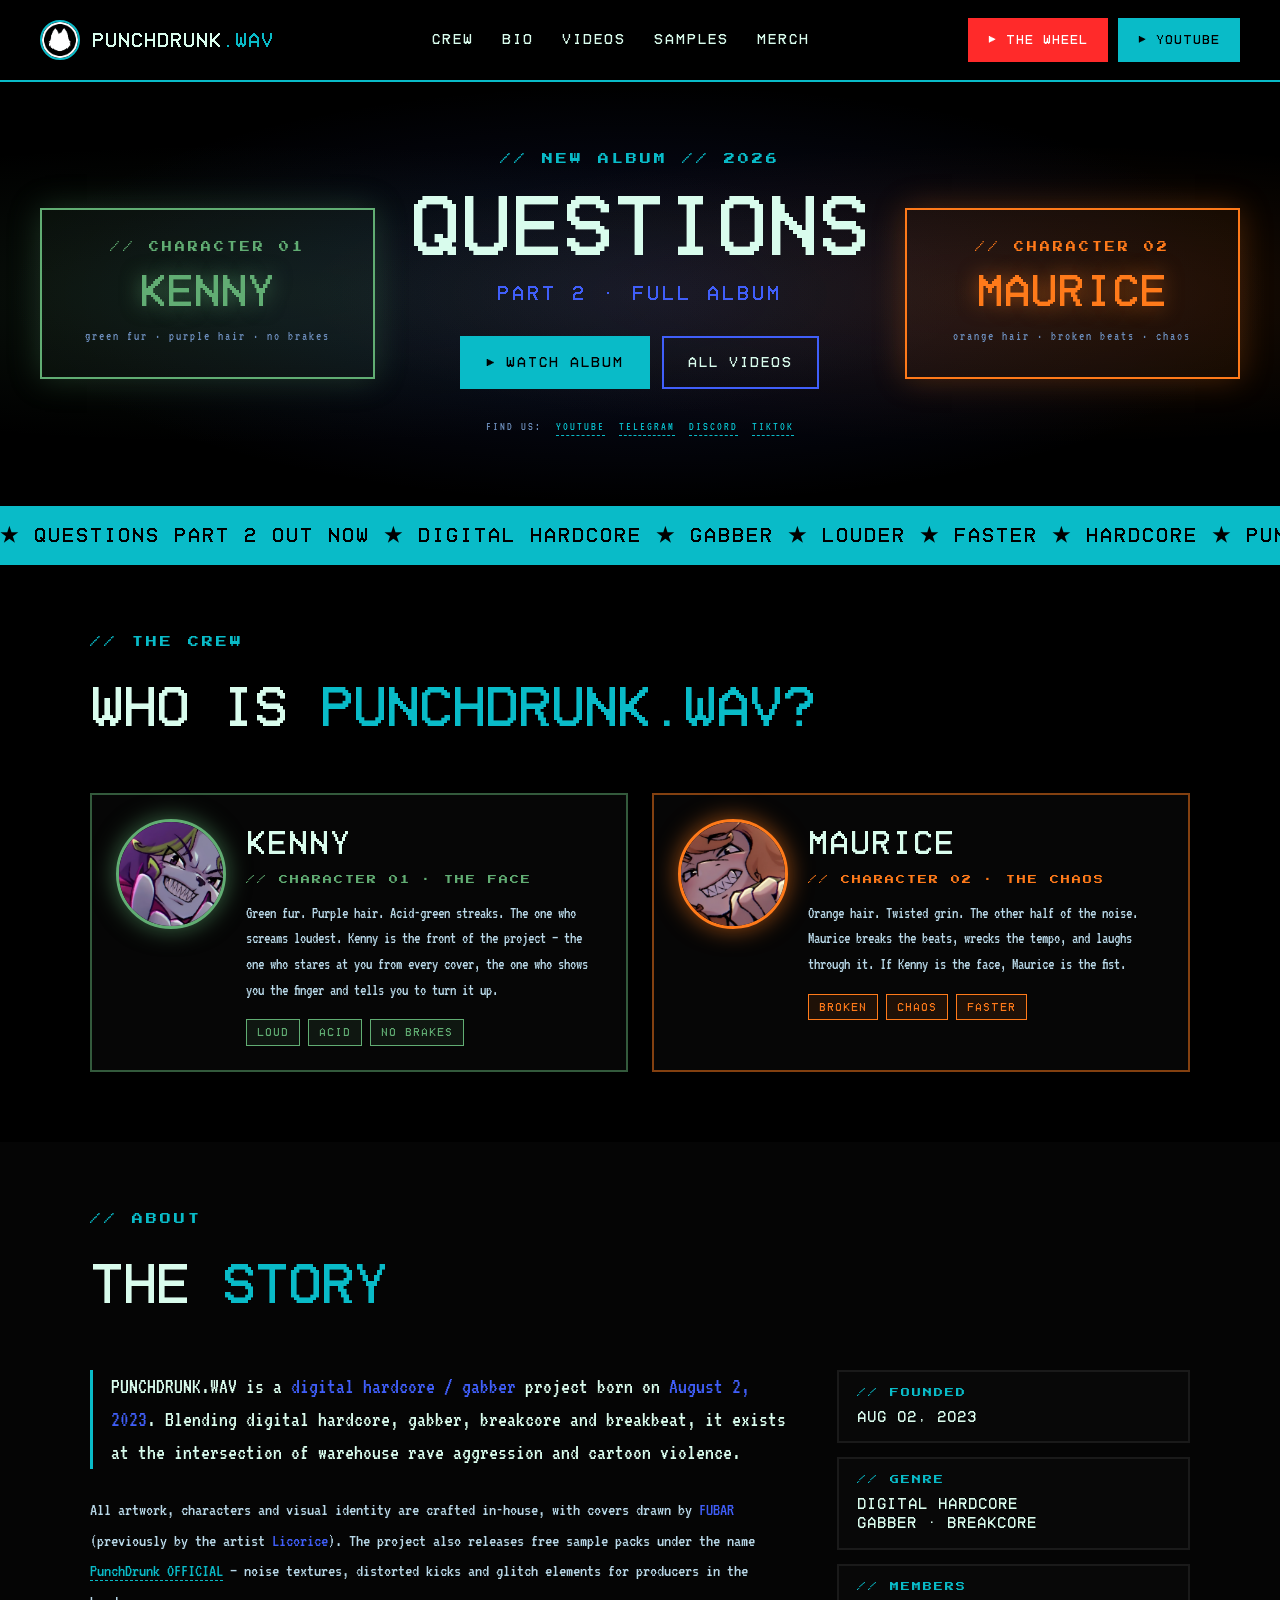
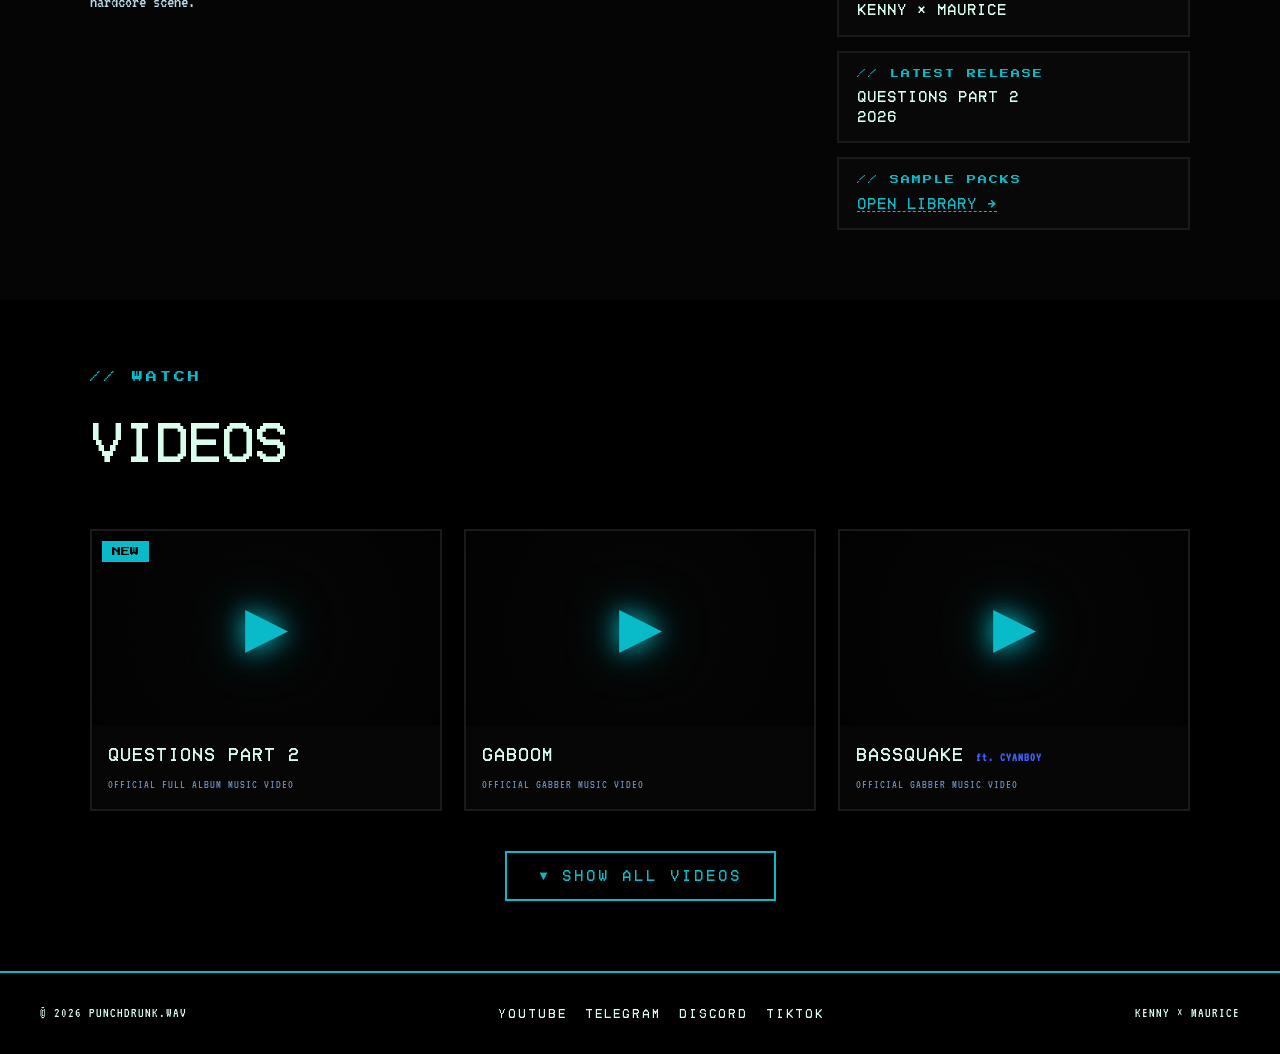
<file: index.html>
<!DOCTYPE html>
<html lang="en">
<head>
<meta charset="UTF-8">
<meta name="viewport" content="width=device-width, initial-scale=1.0">
<title>PUNCHDRUNK.WAV — DIGITAL HARDCORE</title>
<meta name="description" content="PUNCHDRUNK.WAV — digital hardcore / gabber artist. New album QUESTIONS PART 2 OUT NOW.">
<link rel="icon" href="logo.png" type="image/png">
<link rel="preconnect" href="https://fonts.googleapis.com">
<link rel="preconnect" href="https://fonts.gstatic.com" crossorigin>
<link href="https://fonts.googleapis.com/css2?family=Press+Start+2P&family=VT323&display=swap" rel="stylesheet">
<link rel="stylesheet" href="style.css">
</head>
<body>

<header class="header">
  <div class="logo">
    <img src="logo.png" alt="PUNCHDRUNK.WAV" class="logo-img">
    <span class="logo-text">PUNCHDRUNK<span class="accent">.WAV</span></span>
  </div>
  <nav class="nav">
    <a href="#crew">CREW</a>
    <a href="#bio">BIO</a>
    <a href="#videos">VIDEOS</a>
    <a href="samples.html">SAMPLES</a>
    <a href="merch.html">MERCH</a>
  </nav>
  <div class="header-cta">
    <a href="https://punchdrunkofc.github.io/punchdrunksite/" target="_blank" rel="noopener" class="cta-btn cta-btn-arg" title="you were not supposed to find this">▶ THE WHEEL</a>
    <a href="https://www.youtube.com/@PUNCHDRUNKwav/videos" target="_blank" rel="noopener" class="cta-btn">▶ YOUTUBE</a>
  </div>
</header>

<section class="hero">
  <div class="hero-inner">

    <div class="hero-character kenny">
      <div class="hero-char-tag">// CHARACTER 01</div>
      <div class="hero-char-name">KENNY</div>
      <div class="hero-char-desc">green fur · purple hair · no brakes</div>
    </div>

    <div class="hero-center">
      <div class="hero-tag">// NEW ALBUM // 2026</div>
      <h1 class="hero-title">
        <span class="glitch" data-text="QUESTIONS">QUESTIONS</span>
      </h1>
      <div class="hero-sub">PART 2 · FULL ALBUM</div>
      <div class="hero-buttons">
        <button class="btn btn-primary" data-video="jGtiMrqr_s4">▶ WATCH ALBUM</button>
        <a href="#videos" class="btn btn-secondary">ALL VIDEOS</a>
      </div>
      <div class="hero-platforms">
        <span>FIND US:</span>
        <a href="https://www.youtube.com/@PUNCHDRUNKwav/videos" target="_blank" rel="noopener">YOUTUBE</a>
        <a href="https://t.me/LONGTAILSTRAXX" target="_blank" rel="noopener">TELEGRAM</a>
        <a href="https://discord.com/invite/Pcs42mGGD7" target="_blank" rel="noopener">DISCORD</a>
        <a href="https://www.tiktok.com/@punchdrunk.wav" target="_blank" rel="noopener">TIKTOK</a>
      </div>
    </div>

    <div class="hero-character maurice">
      <div class="hero-char-tag">// CHARACTER 02</div>
      <div class="hero-char-name">MAURICE</div>
      <div class="hero-char-desc">orange hair · broken beats · chaos</div>
    </div>

  </div>
</section>

<div class="marquee">
  <div class="marquee-track">
    <span>★ QUESTIONS PART 2 OUT NOW ★ DIGITAL HARDCORE ★ GABBER ★ LOUDER ★ FASTER ★ HARDCORE ★ PUNCHDRUNK.WAV ★ QUESTIONS PART 2 OUT NOW ★ DIGITAL HARDCORE ★ GABBER ★ LOUDER ★ FASTER ★ HARDCORE ★ PUNCHDRUNK.WAV ★ </span>
    <span>★ QUESTIONS PART 2 OUT NOW ★ DIGITAL HARDCORE ★ GABBER ★ LOUDER ★ FASTER ★ HARDCORE ★ PUNCHDRUNK.WAV ★ QUESTIONS PART 2 OUT NOW ★ DIGITAL HARDCORE ★ GABBER ★ LOUDER ★ FASTER ★ HARDCORE ★ PUNCHDRUNK.WAV ★ </span>
  </div>
</div>

<section class="section" id="crew">
  <div class="section-inner">
    <div class="section-tag">// THE CREW</div>
    <h2 class="section-title">WHO IS <span class="accent">PUNCHDRUNK.WAV?</span></h2>

    <div class="crew-grid">

      <article class="crew-card kenny">
        <div class="crew-avatar kenny-avatar">
          <img src="crew.jpg" alt="" class="crew-photo crew-photo-kenny">
        </div>
        <div class="crew-info">
          <div class="crew-name">KENNY</div>
          <div class="crew-role">// CHARACTER 01 · THE FACE</div>
          <p class="crew-bio">
            Green fur. Purple hair. Acid-green streaks. The one who screams loudest.
            Kenny is the front of the project — the one who stares at you from every cover,
            the one who shows you the finger and tells you to turn it up.
          </p>
          <div class="crew-tags">
            <span class="tag kenny-tag">LOUD</span>
            <span class="tag kenny-tag">ACID</span>
            <span class="tag kenny-tag">NO BRAKES</span>
          </div>
        </div>
      </article>

      <article class="crew-card maurice">
        <div class="crew-avatar maurice-avatar">
          <img src="crew.jpg" alt="" class="crew-photo crew-photo-maurice">
        </div>
        <div class="crew-info">
          <div class="crew-name">MAURICE</div>
          <div class="crew-role">// CHARACTER 02 · THE CHAOS</div>
          <p class="crew-bio">
            Orange hair. Twisted grin. The other half of the noise. Maurice breaks the
            beats, wrecks the tempo, and laughs through it. If Kenny is the face,
            Maurice is the fist.
          </p>
          <div class="crew-tags">
            <span class="tag maurice-tag">BROKEN</span>
            <span class="tag maurice-tag">CHAOS</span>
            <span class="tag maurice-tag">FASTER</span>
          </div>
        </div>
      </article>

    </div>
  </div>
</section>

<!-- ============ BIO ============ -->
<section class="section section-dark" id="bio">
  <div class="section-inner">
    <div class="section-tag">// ABOUT</div>
    <h2 class="section-title">THE <span class="accent">STORY</span></h2>

    <div class="bio-grid">

      <div class="bio-text">
        <p class="bio-lead">
          PUNCHDRUNK.WAV is a <strong>digital hardcore / gabber</strong> project born on
          <strong>August 2, 2023</strong>. Blending digital hardcore, gabber, breakcore
          and breakbeat, it exists at the intersection of warehouse rave aggression
          and cartoon violence.
        </p>

        <p>
          All artwork, characters and visual identity are crafted in-house, with covers
          drawn by <strong>FUBAR</strong> (previously by the artist <strong>Licorice</strong>).
          The project also releases free sample packs under the name
          <a href="samples.html" class="bio-link">PunchDrunk OFFICIAL</a> —
          noise textures, distorted kicks and glitch elements for producers in the
          hardcore scene.
        </p>
      </div>

      <aside class="bio-facts">
        <div class="bio-fact">
          <div class="bio-fact-label">// FOUNDED</div>
          <div class="bio-fact-value">AUG 02, 2023</div>
        </div>
        <div class="bio-fact">
          <div class="bio-fact-label">// GENRE</div>
          <div class="bio-fact-value">DIGITAL HARDCORE<br>GABBER · BREAKCORE</div>
        </div>
        <div class="bio-fact">
          <div class="bio-fact-label">// MEMBERS</div>
          <div class="bio-fact-value">KENNY × MAURICE</div>
        </div>
        <div class="bio-fact">
          <div class="bio-fact-label">// LATEST RELEASE</div>
          <div class="bio-fact-value">QUESTIONS PART 2<br>2026</div>
        </div>
        <div class="bio-fact">
          <div class="bio-fact-label">// SAMPLE PACKS</div>
          <div class="bio-fact-value"><a href="samples.html" class="bio-link">OPEN LIBRARY →</a></div>
        </div>
      </aside>

    </div>
  </div>
</section>

<section class="section" id="videos">
  <div class="section-inner">
    <div class="section-tag">// WATCH</div>
    <h2 class="section-title">VIDEOS</h2>

    <!-- === ВИДНЫЕ СРАЗУ (3) === -->
    <div class="videos">

      <div class="video-card" data-video="jGtiMrqr_s4">
        <div class="video-thumb">
          <img class="video-preview"
               src="https://img.youtube.com/vi/jGtiMrqr_s4/maxresdefault.jpg"
               alt="QUESTIONS PART 2"
               loading="lazy"
               onerror="this.src='https://img.youtube.com/vi/jGtiMrqr_s4/hqdefault.jpg'">
          <div class="video-overlay"></div>
          <div class="video-badge">NEW</div>
          <div class="video-play">▶</div>
        </div>
        <div class="video-info">
          <div class="video-title">QUESTIONS PART 2</div>
          <div class="video-meta">OFFICIAL FULL ALBUM MUSIC VIDEO</div>
        </div>
      </div>

      <div class="video-card" data-video="5ygNimEywAM">
        <div class="video-thumb">
          <img class="video-preview"
               src="https://img.youtube.com/vi/5ygNimEywAM/maxresdefault.jpg"
               alt="GABOOM"
               loading="lazy"
               onerror="this.src='https://img.youtube.com/vi/5ygNimEywAM/hqdefault.jpg'">
          <div class="video-overlay"></div>
          <div class="video-play">▶</div>
        </div>
        <div class="video-info">
          <div class="video-title">GABOOM</div>
          <div class="video-meta">OFFICIAL GABBER MUSIC VIDEO</div>
        </div>
      </div>

      <div class="video-card" data-video="U2wcmrzvpM8">
        <div class="video-thumb">
          <img class="video-preview"
               src="https://img.youtube.com/vi/U2wcmrzvpM8/maxresdefault.jpg"
               alt="BASSQUAKE ft. CYANBOY"
               loading="lazy"
               onerror="this.src='https://img.youtube.com/vi/U2wcmrzvpM8/hqdefault.jpg'">
          <div class="video-overlay"></div>
          <div class="video-play">▶</div>
        </div>
        <div class="video-info">
          <div class="video-title">BASSQUAKE <span class="track-feat">ft. CYANBOY</span></div>
          <div class="video-meta">OFFICIAL GABBER MUSIC VIDEO</div>
        </div>
      </div>

    </div>

    <!-- === СКРЫТЫЕ (8), раскроются по кнопке === -->
    <div class="videos-more" id="videos-more">
      <div class="videos-inner">

        <div class="video-card" data-video="wLnAyywLTm8">
          <div class="video-thumb">
            <img class="video-preview"
                 src="https://img.youtube.com/vi/wLnAyywLTm8/maxresdefault.jpg"
                 alt="ATTENTION!"
                 loading="lazy"
                 onerror="this.src='https://img.youtube.com/vi/wLnAyywLTm8/hqdefault.jpg'">
            <div class="video-overlay"></div>
            <div class="video-play">▶</div>
          </div>
          <div class="video-info">
            <div class="video-title">ATTENTION!</div>
            <div class="video-meta">OFFICIAL GABBER MUSIC VIDEO</div>
          </div>
        </div>

        <div class="video-card" data-video="7hDuMXJ2_mE">
          <div class="video-thumb">
            <img class="video-preview"
                 src="https://img.youtube.com/vi/7hDuMXJ2_mE/maxresdefault.jpg"
                 alt="OUT"
                 loading="lazy"
                 onerror="this.src='https://img.youtube.com/vi/7hDuMXJ2_mE/hqdefault.jpg'">
            <div class="video-overlay"></div>
            <div class="video-play">▶</div>
          </div>
          <div class="video-info">
            <div class="video-title">OUT <span class="track-lyric">[LYRIC]</span></div>
            <div class="video-meta">OFFICIAL DIGITAL HARDCORE MUSIC VIDEO</div>
          </div>
        </div>

        <div class="video-card" data-video="VwmgCwhCXVc">
          <div class="video-thumb">
            <img class="video-preview"
                 src="https://img.youtube.com/vi/VwmgCwhCXVc/maxresdefault.jpg"
                 alt="MAGFEST"
                 loading="lazy"
                 onerror="this.src='https://img.youtube.com/vi/VwmgCwhCXVc/hqdefault.jpg'">
            <div class="video-overlay"></div>
            <div class="video-play">▶</div>
          </div>
          <div class="video-info">
            <div class="video-title">MAGFEST <span class="track-lyric">[LYRIC]</span></div>
            <div class="video-meta">OFFICIAL DIGITAL HARDCORE MUSIC VIDEO</div>
          </div>
        </div>

        <div class="video-card" data-video="AwXC5GJocdY">
          <div class="video-thumb">
            <img class="video-preview"
                 src="https://img.youtube.com/vi/AwXC5GJocdY/maxresdefault.jpg"
                 alt="KICK"
                 loading="lazy"
                 onerror="this.src='https://img.youtube.com/vi/AwXC5GJocdY/hqdefault.jpg'">
            <div class="video-overlay"></div>
            <div class="video-play">▶</div>
          </div>
          <div class="video-info">
            <div class="video-title">KICK</div>
            <div class="video-meta">OFFICIAL GABBER MUSIC VIDEO</div>
          </div>
        </div>

        <div class="video-card" data-video="YJW_O_so-4A">
          <div class="video-thumb">
            <img class="video-preview"
                 src="https://img.youtube.com/vi/YJW_O_so-4A/maxresdefault.jpg"
                 alt="PUSH THE TRIGGER"
                 loading="lazy"
                 onerror="this.src='https://img.youtube.com/vi/YJW_O_so-4A/hqdefault.jpg'">
            <div class="video-overlay"></div>
            <div class="video-play">▶</div>
          </div>
          <div class="video-info">
            <div class="video-title">PUSH THE TRIGGER <span class="track-lyric">[LYRIC]</span></div>
            <div class="video-meta">OFFICIAL HARD DANCE MUSIC VIDEO</div>
          </div>
        </div>

        <div class="video-card" data-video="Y_q1twDbfx0">
          <div class="video-thumb">
            <img class="video-preview"
                 src="https://img.youtube.com/vi/Y_q1twDbfx0/maxresdefault.jpg"
                 alt="KEEP PREPARE FOR THE BATTLE"
                 loading="lazy"
                 onerror="this.src='https://img.youtube.com/vi/Y_q1twDbfx0/hqdefault.jpg'">
            <div class="video-overlay"></div>
            <div class="video-play">▶</div>
          </div>
          <div class="video-info">
            <div class="video-title">KEEP PREPARE FOR THE BATTLE <span class="track-lyric">[LYRIC]</span></div>
            <div class="video-meta">OFFICIAL EXPERIMENTAL MUSIC VIDEO</div>
          </div>
        </div>

        <div class="video-card" data-video="ZhDe0N7wjNk">
          <div class="video-thumb">
            <img class="video-preview"
                 src="https://img.youtube.com/vi/ZhDe0N7wjNk/maxresdefault.jpg"
                 alt="PUSH THE TEMPO"
                 loading="lazy"
                 onerror="this.src='https://img.youtube.com/vi/ZhDe0N7wjNk/hqdefault.jpg'">
            <div class="video-overlay"></div>
            <div class="video-play">▶</div>
          </div>
          <div class="video-info">
            <div class="video-title">PUSH THE TEMPO</div>
            <div class="video-meta">OFFICIAL HARD DANCE MUSIC VIDEO</div>
          </div>
        </div>

        <div class="video-card" data-video="BxEov8ArMUs">
          <div class="video-thumb">
            <img class="video-preview"
                 src="https://img.youtube.com/vi/BxEov8ArMUs/maxresdefault.jpg"
                 alt="SPECTRUM"
                 loading="lazy"
                 onerror="this.src='https://img.youtube.com/vi/BxEov8ArMUs/hqdefault.jpg'">
            <div class="video-overlay"></div>
            <div class="video-play">▶</div>
          </div>
          <div class="video-info">
            <div class="video-title">SPECTRUM</div>
            <div class="video-meta">OFFICIAL EXPERIMENTAL MUSIC VIDEO</div>
          </div>
        </div>

      </div>
    </div>

    <!-- === КНОПКА === -->
    <div class="show-more-wrap">
      <button class="show-more-btn" id="show-more-btn" aria-expanded="false">
        <span class="btn-arrow">▼</span>
        <span class="btn-text">SHOW ALL VIDEOS</span>
      </button>
    </div>

  </div>
</section>

<footer class="footer">
  <div class="footer-inner">
    <div>© 2026 PUNCHDRUNK.WAV</div>
    <div class="footer-links">
      <a href="https://www.youtube.com/@PUNCHDRUNKwav/videos" target="_blank" rel="noopener">YOUTUBE</a>
      <a href="https://t.me/LONGTAILSTRAXX" target="_blank" rel="noopener">TELEGRAM</a>
      <a href="https://discord.com/invite/Pcs42mGGD7" target="_blank" rel="noopener">DISCORD</a>
      <a href="https://www.tiktok.com/@punchdrunk.wav" target="_blank" rel="noopener">TIKTOK</a>
    </div>
    <div>KENNY × MAURICE</div>
  </div>
</footer>

<!-- ============ VIDEO WINDOW (draggable + resizable) ============ -->
<div class="video-window" id="video-window">
  <div class="video-window-bar" id="video-window-bar">
    <span class="video-window-title" id="video-window-title">NOW PLAYING</span>
    <button class="video-window-close" id="video-window-close" aria-label="Close">✕</button>
  </div>
  <div class="video-window-frame" id="video-window-frame"></div>
  <div class="video-window-resize" id="video-window-resize"></div>
</div>

<script src="script.js"></script>
</body>
</html>
</file>
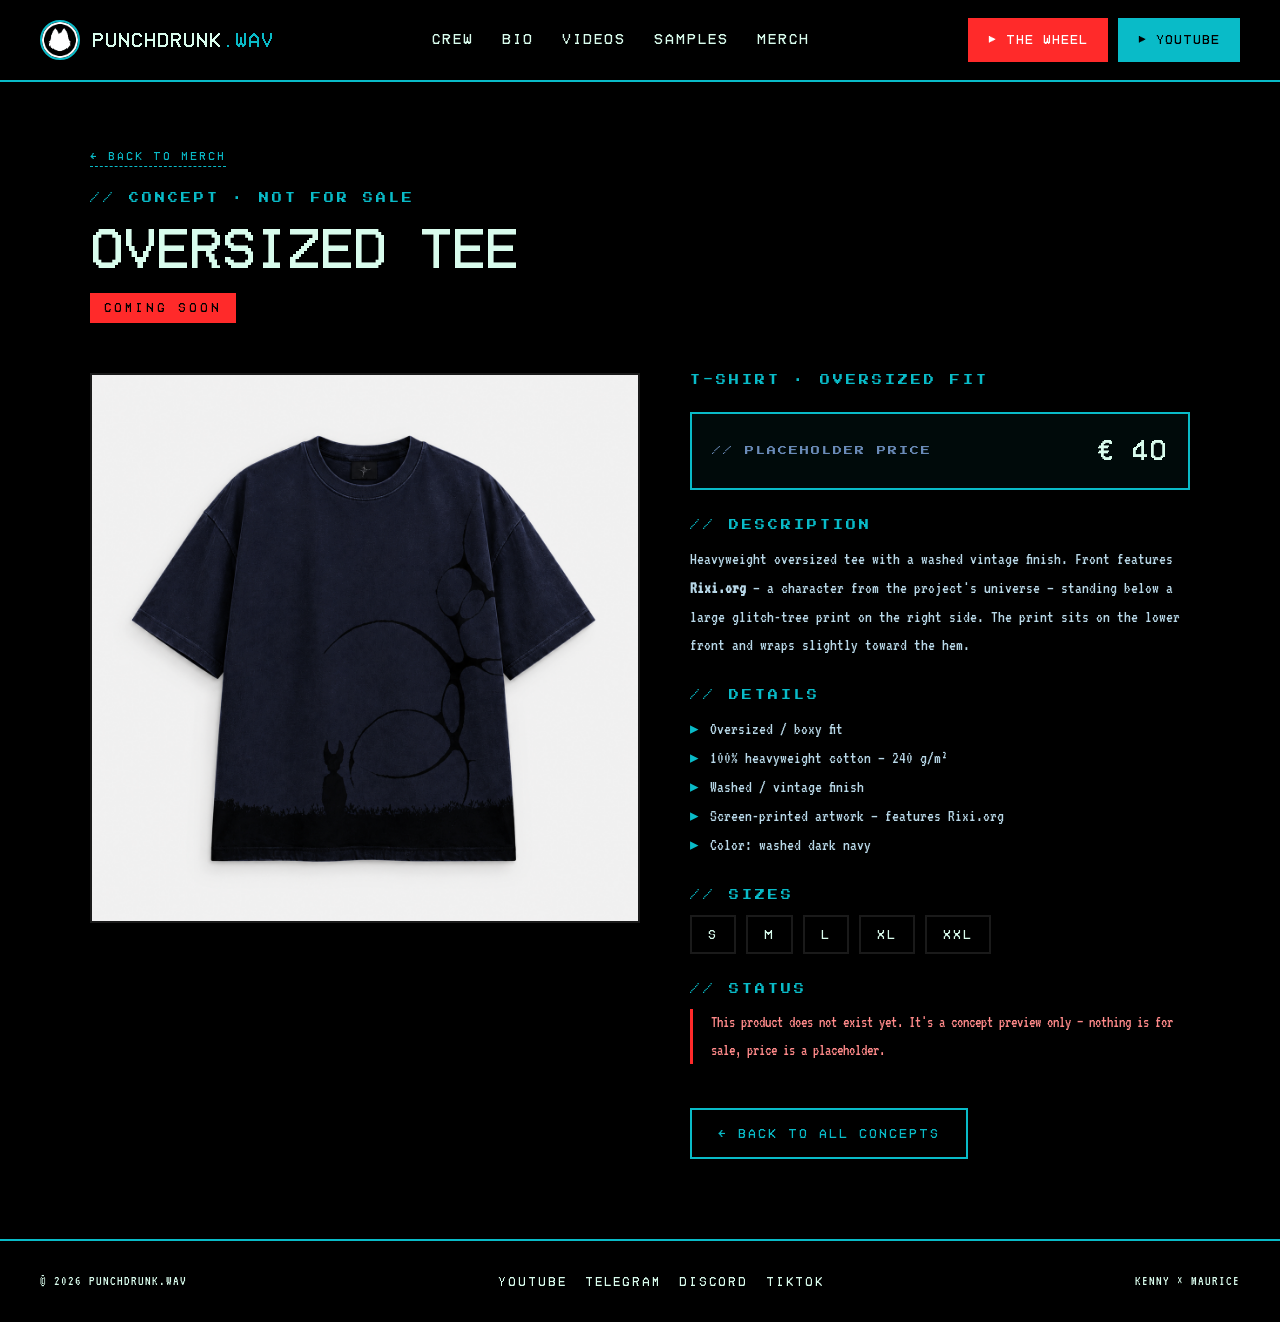
<file: merch-1.html>
<!DOCTYPE html>
<html lang="en">
<head>
<meta charset="UTF-8">
<meta name="viewport" content="width=device-width, initial-scale=1.0">
<title>OVERSIZED TEE — MERCH · PUNCHDRUNK.WAV</title>
<meta name="description" content="Concept preview — Oversized Tee featuring Rixi.org. Coming soon.">
<link rel="icon" href="logo.png" type="image/png">
<link rel="preconnect" href="https://fonts.googleapis.com">
<link rel="preconnect" href="https://fonts.gstatic.com" crossorigin>
<link href="https://fonts.googleapis.com/css2?family=Press+Start+2P&family=VT323&display=swap" rel="stylesheet">
<link rel="stylesheet" href="style.css">
</head>
<body>

<header class="header">
  <div class="logo">
    <img src="logo.png" alt="PUNCHDRUNK.WAV" class="logo-img">
    <span class="logo-text">PUNCHDRUNK<span class="accent">.WAV</span></span>
  </div>
  <nav class="nav">
    <a href="index.html#crew">CREW</a>
    <a href="index.html#bio">BIO</a>
    <a href="index.html#videos">VIDEOS</a>
    <a href="samples.html">SAMPLES</a>
    <a href="merch.html">MERCH</a>
  </nav>
  <div class="header-cta">
    <a href="https://punchdrunkofc.github.io/punchdrunksite/" target="_blank" rel="noopener" class="cta-btn cta-btn-arg" title="you were not supposed to find this">▶ THE WHEEL</a>
    <a href="https://www.youtube.com/@PUNCHDRUNKwav/videos" target="_blank" rel="noopener" class="cta-btn">▶ YOUTUBE</a>
  </div>
</header>

<section class="product-hero">
  <div class="product-hero-inner">
    <a href="merch.html" class="product-back">← BACK TO MERCH</a>
    <div class="product-tag">// CONCEPT · NOT FOR SALE</div>
    <h1 class="product-title">OVERSIZED TEE</h1>
    <div class="product-status">COMING SOON</div>
  </div>
</section>

<section class="product-section">
  <div class="product-inner">
    <div class="product-gallery">
      <img src="shirt.png" alt="Oversized Tee" class="product-main-img">
    </div>

    <div class="product-meta">
      <div class="product-meta-cat">T-SHIRT · OVERSIZED FIT</div>

      <div class="product-price">
        <span class="product-price-label">// PLACEHOLDER PRICE</span>
        <span class="product-price-value">€ 40</span>
      </div>

      <div class="product-block">
        <div class="product-block-label">// DESCRIPTION</div>
        <p>
          Heavyweight oversized tee with a washed vintage finish. Front features
          <strong>Rixi.org</strong> — a character from the project's universe — standing
          below a large glitch-tree print on the right side. The print sits on the lower
          front and wraps slightly toward the hem.
        </p>
      </div>

      <div class="product-block">
        <div class="product-block-label">// DETAILS</div>
        <ul class="product-list">
          <li>Oversized / boxy fit</li>
          <li>100% heavyweight cotton — 240 g/m²</li>
          <li>Washed / vintage finish</li>
          <li>Screen-printed artwork — features Rixi.org</li>
          <li>Color: washed dark navy</li>
        </ul>
      </div>

      <div class="product-block">
        <div class="product-block-label">// SIZES</div>
        <div class="product-sizes">
          <span>S</span><span>M</span><span>L</span><span>XL</span><span>XXL</span>
        </div>
      </div>

      <div class="product-block">
        <div class="product-block-label">// STATUS</div>
        <p class="product-warning">
          This product does not exist yet. It's a concept preview only —
          nothing is for sale, price is a placeholder.
        </p>
      </div>

      <a href="merch.html" class="product-cta">← BACK TO ALL CONCEPTS</a>
    </div>
  </div>
</section>

<footer class="footer">
  <div class="footer-inner">
    <div>© 2026 PUNCHDRUNK.WAV</div>
    <div class="footer-links">
      <a href="https://www.youtube.com/@PUNCHDRUNKwav/videos" target="_blank" rel="noopener">YOUTUBE</a>
      <a href="https://t.me/LONGTAILSTRAXX" target="_blank" rel="noopener">TELEGRAM</a>
      <a href="https://discord.com/invite/Pcs42mGGD7" target="_blank" rel="noopener">DISCORD</a>
      <a href="https://www.tiktok.com/@punchdrunk.wav" target="_blank" rel="noopener">TIKTOK</a>
    </div>
    <div>KENNY × MAURICE</div>
  </div>
</footer>

</body>
</html>
</file>
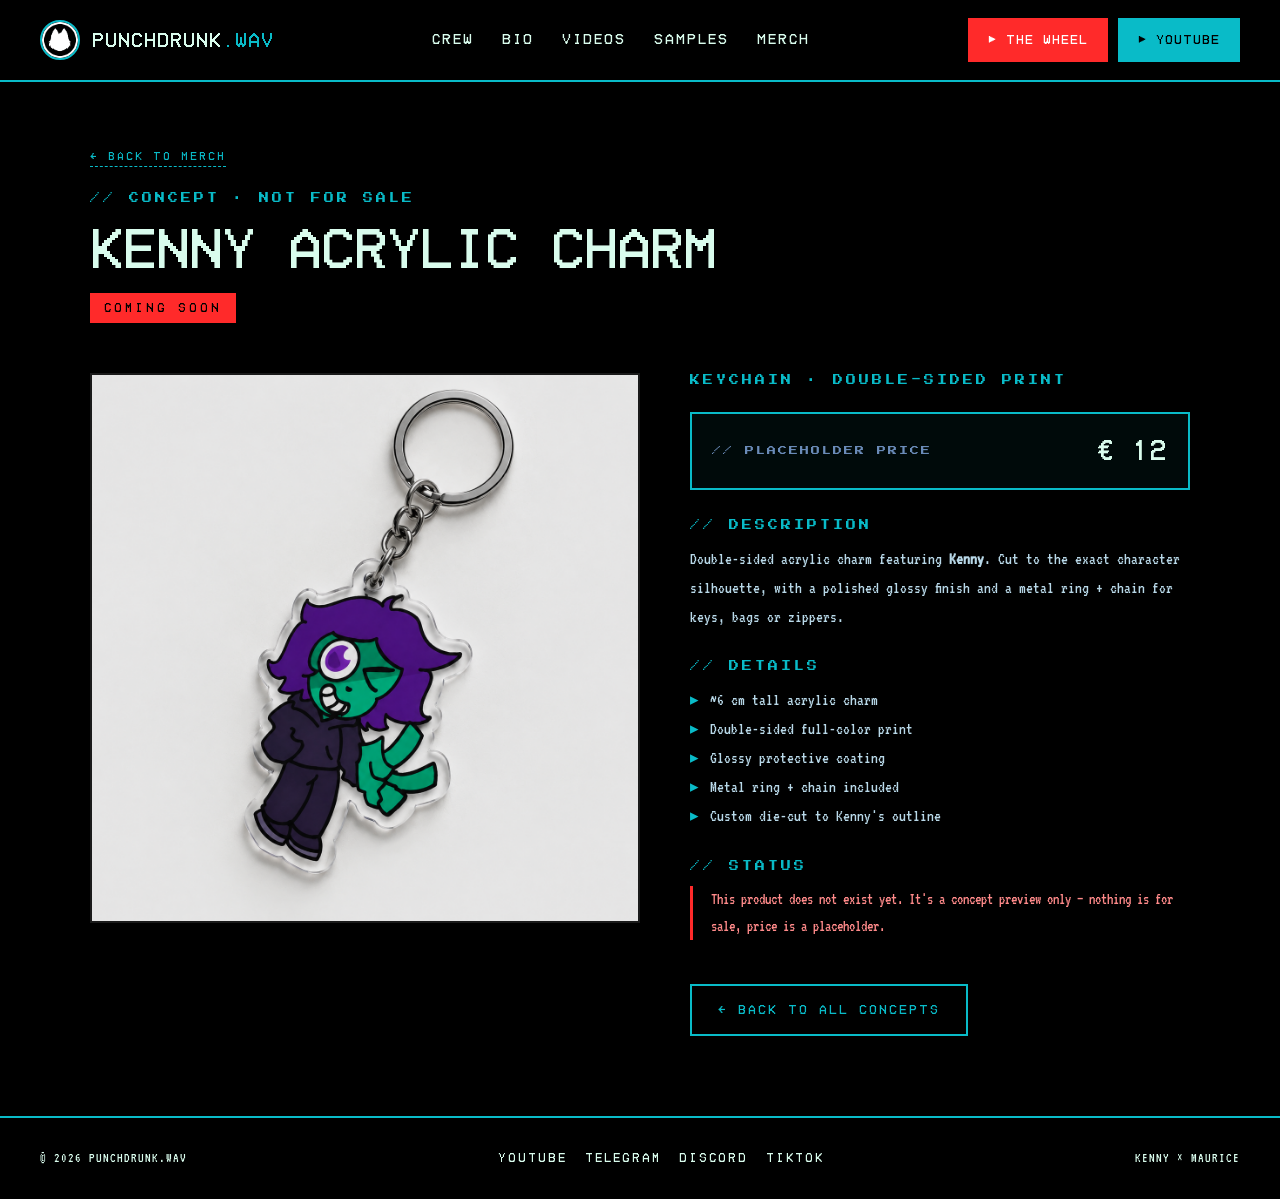
<file: merch-2.html>
<!DOCTYPE html>
<html lang="en">
<head>
<meta charset="UTF-8">
<meta name="viewport" content="width=device-width, initial-scale=1.0">
<title>KENNY ACRYLIC CHARM — MERCH · PUNCHDRUNK.WAV</title>
<meta name="description" content="Concept preview — Kenny Acrylic Charm. Coming soon.">
<link rel="icon" href="logo.png" type="image/png">
<link rel="preconnect" href="https://fonts.googleapis.com">
<link rel="preconnect" href="https://fonts.gstatic.com" crossorigin>
<link href="https://fonts.googleapis.com/css2?family=Press+Start+2P&family=VT323&display=swap" rel="stylesheet">
<link rel="stylesheet" href="style.css">
</head>
<body>

<header class="header">
  <div class="logo">
    <img src="logo.png" alt="PUNCHDRUNK.WAV" class="logo-img">
    <span class="logo-text">PUNCHDRUNK<span class="accent">.WAV</span></span>
  </div>
  <nav class="nav">
    <a href="index.html#crew">CREW</a>
    <a href="index.html#bio">BIO</a>
    <a href="index.html#videos">VIDEOS</a>
    <a href="samples.html">SAMPLES</a>
    <a href="merch.html">MERCH</a>
  </nav>
  <div class="header-cta">
    <a href="https://punchdrunkofc.github.io/punchdrunksite/" target="_blank" rel="noopener" class="cta-btn cta-btn-arg" title="you were not supposed to find this">▶ THE WHEEL</a>
    <a href="https://www.youtube.com/@PUNCHDRUNKwav/videos" target="_blank" rel="noopener" class="cta-btn">▶ YOUTUBE</a>
  </div>
</header>

<section class="product-hero">
  <div class="product-hero-inner">
    <a href="merch.html" class="product-back">← BACK TO MERCH</a>
    <div class="product-tag">// CONCEPT · NOT FOR SALE</div>
    <h1 class="product-title">KENNY ACRYLIC CHARM</h1>
    <div class="product-status">COMING SOON</div>
  </div>
</section>

<section class="product-section">
  <div class="product-inner">
    <div class="product-gallery">
      <img src="charm.png" alt="Kenny Acrylic Charm" class="product-main-img">
    </div>

    <div class="product-meta">
      <div class="product-meta-cat">KEYCHAIN · DOUBLE-SIDED PRINT</div>

      <div class="product-price">
        <span class="product-price-label">// PLACEHOLDER PRICE</span>
        <span class="product-price-value">€ 12</span>
      </div>

      <div class="product-block">
        <div class="product-block-label">// DESCRIPTION</div>
        <p>
          Double-sided acrylic charm featuring <strong>Kenny</strong>.
          Cut to the exact character silhouette, with a polished glossy finish
          and a metal ring + chain for keys, bags or zippers.
        </p>
      </div>

      <div class="product-block">
        <div class="product-block-label">// DETAILS</div>
        <ul class="product-list">
          <li>~6 cm tall acrylic charm</li>
          <li>Double-sided full-color print</li>
          <li>Glossy protective coating</li>
          <li>Metal ring + chain included</li>
          <li>Custom die-cut to Kenny's outline</li>
        </ul>
      </div>

      <div class="product-block">
        <div class="product-block-label">// STATUS</div>
        <p class="product-warning">
          This product does not exist yet. It's a concept preview only —
          nothing is for sale, price is a placeholder.
        </p>
      </div>

      <a href="merch.html" class="product-cta">← BACK TO ALL CONCEPTS</a>
    </div>
  </div>
</section>

<footer class="footer">
  <div class="footer-inner">
    <div>© 2026 PUNCHDRUNK.WAV</div>
    <div class="footer-links">
      <a href="https://www.youtube.com/@PUNCHDRUNKwav/videos" target="_blank" rel="noopener">YOUTUBE</a>
      <a href="https://t.me/LONGTAILSTRAXX" target="_blank" rel="noopener">TELEGRAM</a>
      <a href="https://discord.com/invite/Pcs42mGGD7" target="_blank" rel="noopener">DISCORD</a>
      <a href="https://www.tiktok.com/@punchdrunk.wav" target="_blank" rel="noopener">TIKTOK</a>
    </div>
    <div>KENNY × MAURICE</div>
  </div>
</footer>

</body>
</html>
</file>
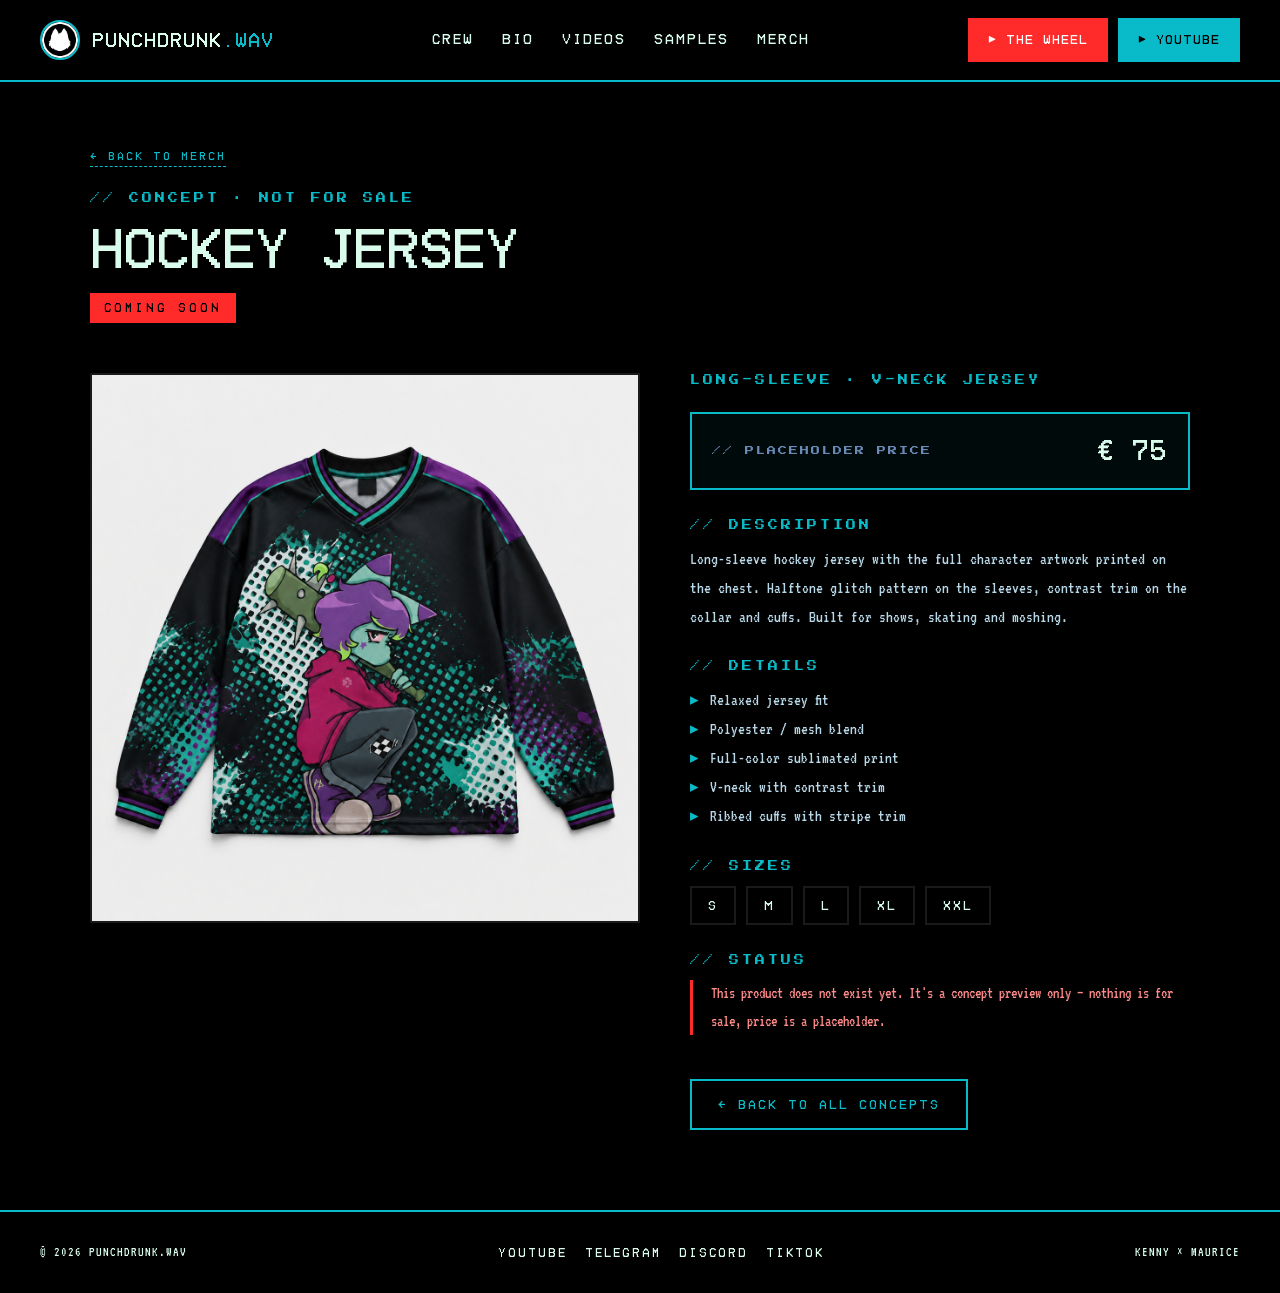
<file: merch-3.html>
<!DOCTYPE html>
<html lang="en">
<head>
<meta charset="UTF-8">
<meta name="viewport" content="width=device-width, initial-scale=1.0">
<title>HOCKEY JERSEY — MERCH · PUNCHDRUNK.WAV</title>
<meta name="description" content="Concept preview — Hockey Jersey. Coming soon.">
<link rel="icon" href="logo.png" type="image/png">
<link rel="preconnect" href="https://fonts.googleapis.com">
<link rel="preconnect" href="https://fonts.gstatic.com" crossorigin>
<link href="https://fonts.googleapis.com/css2?family=Press+Start+2P&family=VT323&display=swap" rel="stylesheet">
<link rel="stylesheet" href="style.css">
</head>
<body>

<header class="header">
  <div class="logo">
    <img src="logo.png" alt="PUNCHDRUNK.WAV" class="logo-img">
    <span class="logo-text">PUNCHDRUNK<span class="accent">.WAV</span></span>
  </div>
  <nav class="nav">
    <a href="index.html#crew">CREW</a>
    <a href="index.html#bio">BIO</a>
    <a href="index.html#videos">VIDEOS</a>
    <a href="samples.html">SAMPLES</a>
    <a href="merch.html">MERCH</a>
  </nav>
  <div class="header-cta">
    <a href="https://punchdrunkofc.github.io/punchdrunksite/" target="_blank" rel="noopener" class="cta-btn cta-btn-arg" title="you were not supposed to find this">▶ THE WHEEL</a>
    <a href="https://www.youtube.com/@PUNCHDRUNKwav/videos" target="_blank" rel="noopener" class="cta-btn">▶ YOUTUBE</a>
  </div>
</header>

<section class="product-hero">
  <div class="product-hero-inner">
    <a href="merch.html" class="product-back">← BACK TO MERCH</a>
    <div class="product-tag">// CONCEPT · NOT FOR SALE</div>
    <h1 class="product-title">HOCKEY JERSEY</h1>
    <div class="product-status">COMING SOON</div>
  </div>
</section>

<section class="product-section">
  <div class="product-inner">
    <div class="product-gallery">
      <img src="jersy.png" alt="Hockey Jersey" class="product-main-img">
    </div>

    <div class="product-meta">
      <div class="product-meta-cat">LONG-SLEEVE · V-NECK JERSEY</div>

      <div class="product-price">
        <span class="product-price-label">// PLACEHOLDER PRICE</span>
        <span class="product-price-value">€ 75</span>
      </div>

      <div class="product-block">
        <div class="product-block-label">// DESCRIPTION</div>
        <p>
          Long-sleeve hockey jersey with the full character artwork printed on the chest.
          Halftone glitch pattern on the sleeves, contrast trim on the collar and cuffs.
          Built for shows, skating and moshing.
        </p>
      </div>

      <div class="product-block">
        <div class="product-block-label">// DETAILS</div>
        <ul class="product-list">
          <li>Relaxed jersey fit</li>
          <li>Polyester / mesh blend</li>
          <li>Full-color sublimated print</li>
          <li>V-neck with contrast trim</li>
          <li>Ribbed cuffs with stripe trim</li>
        </ul>
      </div>

      <div class="product-block">
        <div class="product-block-label">// SIZES</div>
        <div class="product-sizes">
          <span>S</span><span>M</span><span>L</span><span>XL</span><span>XXL</span>
        </div>
      </div>

      <div class="product-block">
        <div class="product-block-label">// STATUS</div>
        <p class="product-warning">
          This product does not exist yet. It's a concept preview only —
          nothing is for sale, price is a placeholder.
        </p>
      </div>

      <a href="merch.html" class="product-cta">← BACK TO ALL CONCEPTS</a>
    </div>
  </div>
</section>

<footer class="footer">
  <div class="footer-inner">
    <div>© 2026 PUNCHDRUNK.WAV</div>
    <div class="footer-links">
      <a href="https://www.youtube.com/@PUNCHDRUNKwav/videos" target="_blank" rel="noopener">YOUTUBE</a>
      <a href="https://t.me/LONGTAILSTRAXX" target="_blank" rel="noopener">TELEGRAM</a>
      <a href="https://discord.com/invite/Pcs42mGGD7" target="_blank" rel="noopener">DISCORD</a>
      <a href="https://www.tiktok.com/@punchdrunk.wav" target="_blank" rel="noopener">TIKTOK</a>
    </div>
    <div>KENNY × MAURICE</div>
  </div>
</footer>

</body>
</html>
</file>
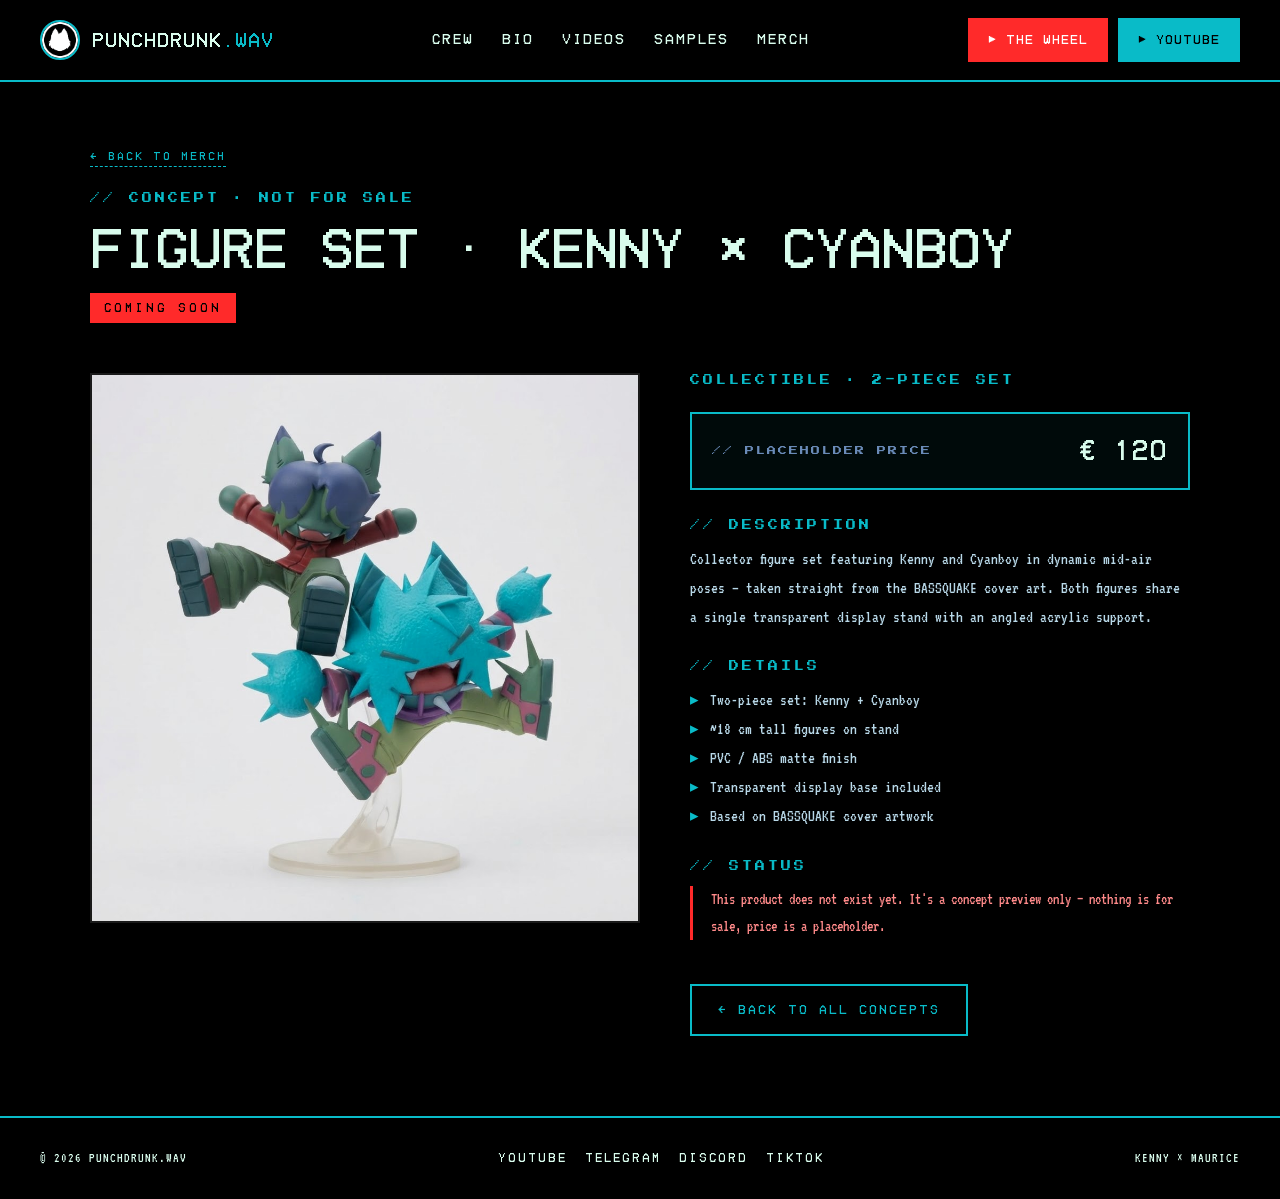
<file: merch-4.html>
<!DOCTYPE html>
<html lang="en">
<head>
<meta charset="UTF-8">
<meta name="viewport" content="width=device-width, initial-scale=1.0">
<title>FIGURE SET — MERCH · PUNCHDRUNK.WAV</title>
<meta name="description" content="Concept preview — Kenny × Cyanboy Figure Set. Coming soon.">
<link rel="icon" href="logo.png" type="image/png">
<link rel="preconnect" href="https://fonts.googleapis.com">
<link rel="preconnect" href="https://fonts.gstatic.com" crossorigin>
<link href="https://fonts.googleapis.com/css2?family=Press+Start+2P&family=VT323&display=swap" rel="stylesheet">
<link rel="stylesheet" href="style.css">
</head>
<body>

<header class="header">
  <div class="logo">
    <img src="logo.png" alt="PUNCHDRUNK.WAV" class="logo-img">
    <span class="logo-text">PUNCHDRUNK<span class="accent">.WAV</span></span>
  </div>
  <nav class="nav">
    <a href="index.html#crew">CREW</a>
    <a href="index.html#bio">BIO</a>
    <a href="index.html#videos">VIDEOS</a>
    <a href="samples.html">SAMPLES</a>
    <a href="merch.html">MERCH</a>
  </nav>
  <div class="header-cta">
    <a href="https://punchdrunkofc.github.io/punchdrunksite/" target="_blank" rel="noopener" class="cta-btn cta-btn-arg" title="you were not supposed to find this">▶ THE WHEEL</a>
    <a href="https://www.youtube.com/@PUNCHDRUNKwav/videos" target="_blank" rel="noopener" class="cta-btn">▶ YOUTUBE</a>
  </div>
</header>

<section class="product-hero">
  <div class="product-hero-inner">
    <a href="merch.html" class="product-back">← BACK TO MERCH</a>
    <div class="product-tag">// CONCEPT · NOT FOR SALE</div>
    <h1 class="product-title">FIGURE SET · KENNY × CYANBOY</h1>
    <div class="product-status">COMING SOON</div>
  </div>
</section>

<section class="product-section">
  <div class="product-inner">
    <div class="product-gallery">
      <img src="boys.jpg" alt="Kenny × Cyanboy Figure Set" class="product-main-img">
    </div>

    <div class="product-meta">
      <div class="product-meta-cat">COLLECTIBLE · 2-PIECE SET</div>

      <div class="product-price">
        <span class="product-price-label">// PLACEHOLDER PRICE</span>
        <span class="product-price-value">€ 120</span>
      </div>

      <div class="product-block">
        <div class="product-block-label">// DESCRIPTION</div>
        <p>
          Collector figure set featuring Kenny and Cyanboy in dynamic mid-air poses —
          taken straight from the BASSQUAKE cover art. Both figures share a single
          transparent display stand with an angled acrylic support.
        </p>
      </div>

      <div class="product-block">
        <div class="product-block-label">// DETAILS</div>
        <ul class="product-list">
          <li>Two-piece set: Kenny + Cyanboy</li>
          <li>~18 cm tall figures on stand</li>
          <li>PVC / ABS matte finish</li>
          <li>Transparent display base included</li>
          <li>Based on BASSQUAKE cover artwork</li>
        </ul>
      </div>

      <div class="product-block">
        <div class="product-block-label">// STATUS</div>
        <p class="product-warning">
          This product does not exist yet. It's a concept preview only —
          nothing is for sale, price is a placeholder.
        </p>
      </div>

      <a href="merch.html" class="product-cta">← BACK TO ALL CONCEPTS</a>
    </div>
  </div>
</section>

<footer class="footer">
  <div class="footer-inner">
    <div>© 2026 PUNCHDRUNK.WAV</div>
    <div class="footer-links">
      <a href="https://www.youtube.com/@PUNCHDRUNKwav/videos" target="_blank" rel="noopener">YOUTUBE</a>
      <a href="https://t.me/LONGTAILSTRAXX" target="_blank" rel="noopener">TELEGRAM</a>
      <a href="https://discord.com/invite/Pcs42mGGD7" target="_blank" rel="noopener">DISCORD</a>
      <a href="https://www.tiktok.com/@punchdrunk.wav" target="_blank" rel="noopener">TIKTOK</a>
    </div>
    <div>KENNY × MAURICE</div>
  </div>
</footer>

</body>
</html>
</file>
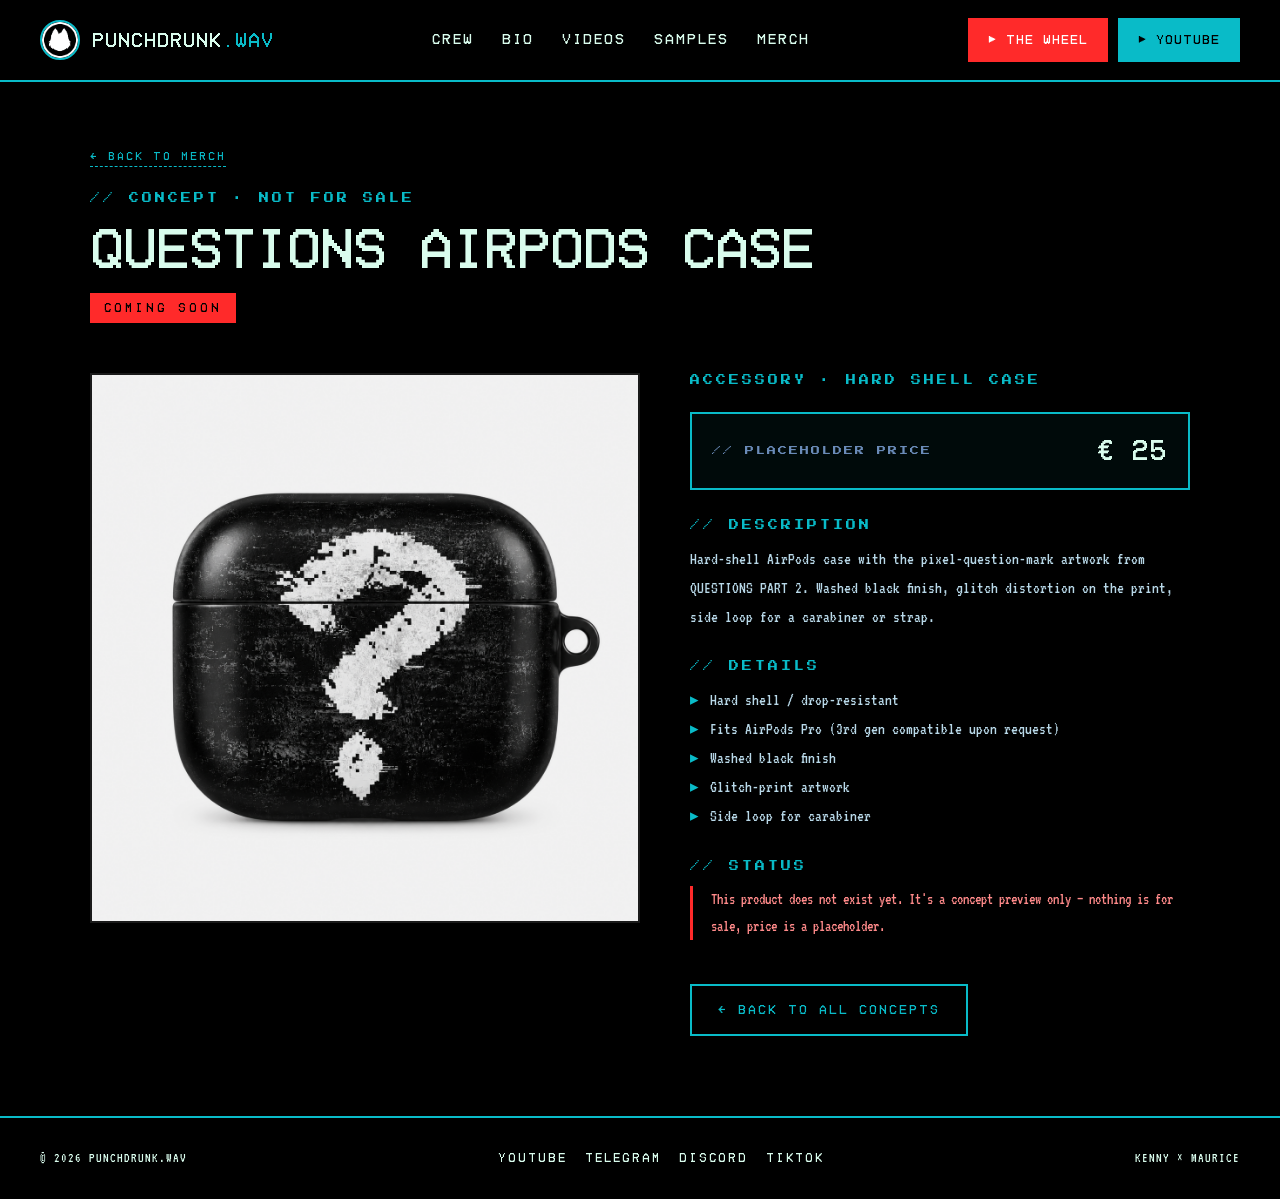
<file: merch-5.html>
<!DOCTYPE html>
<html lang="en">
<head>
<meta charset="UTF-8">
<meta name="viewport" content="width=device-width, initial-scale=1.0">
<title>AIRPODS CASE — MERCH · PUNCHDRUNK.WAV</title>
<meta name="description" content="Concept preview — Questions AirPods Case. Coming soon.">
<link rel="icon" href="logo.png" type="image/png">
<link rel="preconnect" href="https://fonts.googleapis.com">
<link rel="preconnect" href="https://fonts.gstatic.com" crossorigin>
<link href="https://fonts.googleapis.com/css2?family=Press+Start+2P&family=VT323&display=swap" rel="stylesheet">
<link rel="stylesheet" href="style.css">
</head>
<body>

<header class="header">
  <div class="logo">
    <img src="logo.png" alt="PUNCHDRUNK.WAV" class="logo-img">
    <span class="logo-text">PUNCHDRUNK<span class="accent">.WAV</span></span>
  </div>
  <nav class="nav">
    <a href="index.html#crew">CREW</a>
    <a href="index.html#bio">BIO</a>
    <a href="index.html#videos">VIDEOS</a>
    <a href="samples.html">SAMPLES</a>
    <a href="merch.html">MERCH</a>
  </nav>
  <div class="header-cta">
    <a href="https://punchdrunkofc.github.io/punchdrunksite/" target="_blank" rel="noopener" class="cta-btn cta-btn-arg" title="you were not supposed to find this">▶ THE WHEEL</a>
    <a href="https://www.youtube.com/@PUNCHDRUNKwav/videos" target="_blank" rel="noopener" class="cta-btn">▶ YOUTUBE</a>
  </div>
</header>

<section class="product-hero">
  <div class="product-hero-inner">
    <a href="merch.html" class="product-back">← BACK TO MERCH</a>
    <div class="product-tag">// CONCEPT · NOT FOR SALE</div>
    <h1 class="product-title">QUESTIONS AIRPODS CASE</h1>
    <div class="product-status">COMING SOON</div>
  </div>
</section>

<section class="product-section">
  <div class="product-inner">
    <div class="product-gallery">
      <img src="airpods.png" alt="Questions AirPods Case" class="product-main-img">
    </div>

    <div class="product-meta">
      <div class="product-meta-cat">ACCESSORY · HARD SHELL CASE</div>

      <div class="product-price">
        <span class="product-price-label">// PLACEHOLDER PRICE</span>
        <span class="product-price-value">€ 25</span>
      </div>

      <div class="product-block">
        <div class="product-block-label">// DESCRIPTION</div>
        <p>
          Hard-shell AirPods case with the pixel-question-mark artwork from
          QUESTIONS PART 2. Washed black finish, glitch distortion on the print,
          side loop for a carabiner or strap.
        </p>
      </div>

      <div class="product-block">
        <div class="product-block-label">// DETAILS</div>
        <ul class="product-list">
          <li>Hard shell / drop-resistant</li>
          <li>Fits AirPods Pro (3rd gen compatible upon request)</li>
          <li>Washed black finish</li>
          <li>Glitch-print artwork</li>
          <li>Side loop for carabiner</li>
        </ul>
      </div>

      <div class="product-block">
        <div class="product-block-label">// STATUS</div>
        <p class="product-warning">
          This product does not exist yet. It's a concept preview only —
          nothing is for sale, price is a placeholder.
        </p>
      </div>

      <a href="merch.html" class="product-cta">← BACK TO ALL CONCEPTS</a>
    </div>
  </div>
</section>

<footer class="footer">
  <div class="footer-inner">
    <div>© 2026 PUNCHDRUNK.WAV</div>
    <div class="footer-links">
      <a href="https://www.youtube.com/@PUNCHDRUNKwav/videos" target="_blank" rel="noopener">YOUTUBE</a>
      <a href="https://t.me/LONGTAILSTRAXX" target="_blank" rel="noopener">TELEGRAM</a>
      <a href="https://discord.com/invite/Pcs42mGGD7" target="_blank" rel="noopener">DISCORD</a>
      <a href="https://www.tiktok.com/@punchdrunk.wav" target="_blank" rel="noopener">TIKTOK</a>
    </div>
    <div>KENNY × MAURICE</div>
  </div>
</footer>

</body>
</html>
</file>
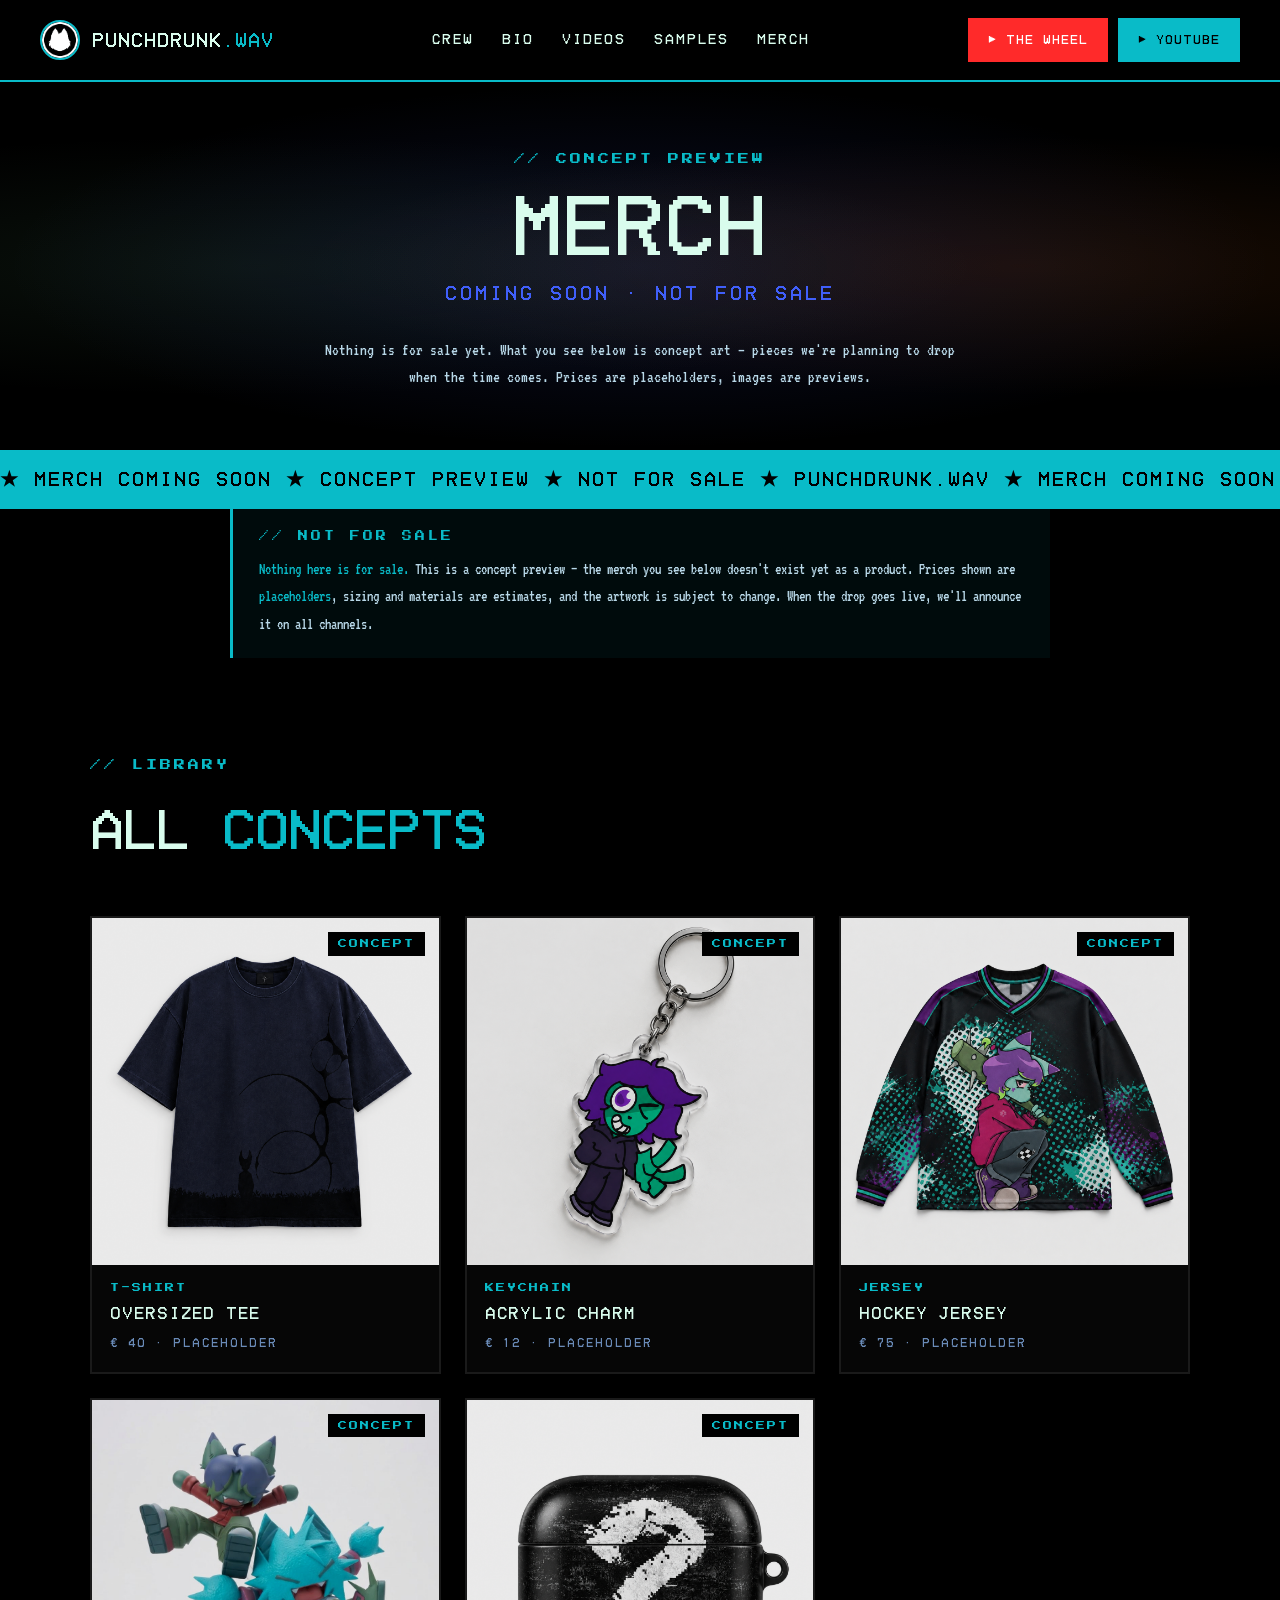
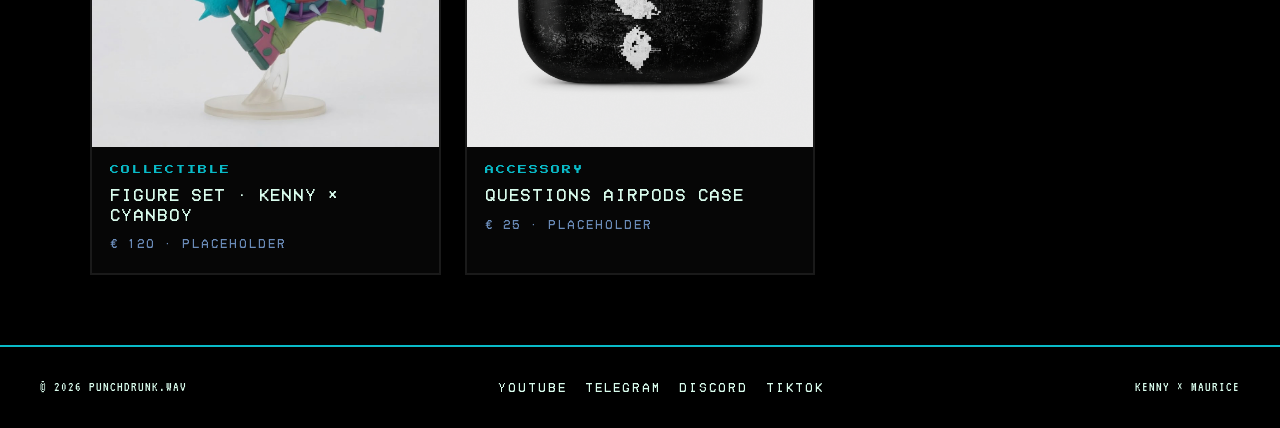
<file: merch.html>
<!DOCTYPE html>
<html lang="en">
<head>
<meta charset="UTF-8">
<meta name="viewport" content="width=device-width, initial-scale=1.0">
<title>MERCH — PUNCHDRUNK.WAV</title>
<meta name="description" content="PUNCHDRUNK.WAV merch — concept preview. Coming soon.">
<link rel="icon" href="logo.png" type="image/png">
<link rel="preconnect" href="https://fonts.googleapis.com">
<link rel="preconnect" href="https://fonts.gstatic.com" crossorigin>
<link href="https://fonts.googleapis.com/css2?family=Press+Start+2P&family=VT323&display=swap" rel="stylesheet">
<link rel="stylesheet" href="style.css">
</head>
<body>

<header class="header">
  <div class="logo">
    <img src="logo.png" alt="PUNCHDRUNK.WAV" class="logo-img">
    <span class="logo-text">PUNCHDRUNK<span class="accent">.WAV</span></span>
  </div>
  <nav class="nav">
    <a href="index.html#crew">CREW</a>
    <a href="index.html#bio">BIO</a>
    <a href="index.html#videos">VIDEOS</a>
    <a href="samples.html">SAMPLES</a>
    <a href="merch.html">MERCH</a>
  </nav>
  <div class="header-cta">
    <a href="https://punchdrunkofc.github.io/punchdrunksite/" target="_blank" rel="noopener" class="cta-btn cta-btn-arg" title="you were not supposed to find this">▶ THE WHEEL</a>
    <a href="https://www.youtube.com/@PUNCHDRUNKwav/videos" target="_blank" rel="noopener" class="cta-btn">▶ YOUTUBE</a>
  </div>
</header>

<section class="hero hero-samples">
  <div class="hero-inner">
    <div class="hero-center" style="grid-column: 1 / -1;">
      <div class="hero-tag">// CONCEPT PREVIEW</div>
      <h1 class="hero-title">
        <span class="glitch" data-text="MERCH">MERCH</span>
      </h1>
      <div class="hero-sub">COMING SOON · NOT FOR SALE</div>
      <p class="hero-samples-desc">
        Nothing is for sale yet. What you see below is concept art — pieces we're
        planning to drop when the time comes. Prices are placeholders, images are previews.
      </p>
    </div>
  </div>
</section>

<div class="marquee">
  <div class="marquee-track">
    <span>★ MERCH COMING SOON ★ CONCEPT PREVIEW ★ NOT FOR SALE ★ PUNCHDRUNK.WAV ★ MERCH COMING SOON ★ CONCEPT PREVIEW ★ NOT FOR SALE ★ PUNCHDRUNK.WAV ★ MERCH COMING SOON ★ CONCEPT PREVIEW ★ NOT FOR SALE ★ PUNCHDRUNK.WAV ★ </span>
    <span>★ MERCH COMING SOON ★ CONCEPT PREVIEW ★ NOT FOR SALE ★ PUNCHDRUNK.WAV ★ MERCH COMING SOON ★ CONCEPT PREVIEW ★ NOT FOR SALE ★ PUNCHDRUNK.WAV ★ MERCH COMING SOON ★ CONCEPT PREVIEW ★ NOT FOR SALE ★ PUNCHDRUNK.WAV ★ </span>
  </div>
</div>

<!-- ============ NOT FOR SALE NOTE ============ -->
<section class="section samples-note-section">
  <div class="section-inner">
    <div class="samples-note-box">
      <div class="samples-note-tag">// NOT FOR SALE</div>
      <p>
        <strong>Nothing here is for sale.</strong> This is a concept preview —
        the merch you see below doesn't exist yet as a product. Prices shown are
        <strong>placeholders</strong>, sizing and materials are estimates, and the artwork
        is subject to change. When the drop goes live, we'll announce it on all channels.
      </p>
    </div>
  </div>
</section>

<section class="section" id="items">
  <div class="section-inner">
    <div class="section-tag">// LIBRARY</div>
    <h2 class="section-title">ALL <span class="accent">CONCEPTS</span></h2>

    <div class="merch-grid">

      <!-- 01 — TEE -->
      <a href="merch-1.html" class="merch-card">
        <div class="merch-thumb">
          <img src="shirt.png" alt="Oversized Tee">
        </div>
        <div class="merch-info">
          <div class="merch-cat">T-SHIRT</div>
          <div class="merch-name">OVERSIZED TEE</div>
          <div class="merch-price">€ 40 · PLACEHOLDER</div>
        </div>
        <div class="merch-badge">CONCEPT</div>
      </a>

      <!-- 02 — CHARM -->
      <a href="merch-2.html" class="merch-card">
        <div class="merch-thumb">
          <img src="charm.png" alt="Acrylic Charm">
        </div>
        <div class="merch-info">
          <div class="merch-cat">KEYCHAIN</div>
          <div class="merch-name">ACRYLIC CHARM</div>
          <div class="merch-price">€ 12 · PLACEHOLDER</div>
        </div>
        <div class="merch-badge">CONCEPT</div>
      </a>

      <!-- 03 — JERSEY -->
      <a href="merch-3.html" class="merch-card">
        <div class="merch-thumb">
          <img src="jersy.png" alt="Hockey Jersey">
        </div>
        <div class="merch-info">
          <div class="merch-cat">JERSEY</div>
          <div class="merch-name">HOCKEY JERSEY</div>
          <div class="merch-price">€ 75 · PLACEHOLDER</div>
        </div>
        <div class="merch-badge">CONCEPT</div>
      </a>

      <!-- 04 — FIGURE SET -->
      <a href="merch-4.html" class="merch-card">
        <div class="merch-thumb">
          <img src="boys.jpg" alt="Kenny × Cyanboy Figure Set">
        </div>
        <div class="merch-info">
          <div class="merch-cat">COLLECTIBLE</div>
          <div class="merch-name">FIGURE SET · KENNY × CYANBOY</div>
          <div class="merch-price">€ 120 · PLACEHOLDER</div>
        </div>
        <div class="merch-badge">CONCEPT</div>
      </a>

      <!-- 05 — AIRPODS CASE -->
      <a href="merch-5.html" class="merch-card">
        <div class="merch-thumb">
          <img src="airpods.png" alt="Questions AirPods Case">
        </div>
        <div class="merch-info">
          <div class="merch-cat">ACCESSORY</div>
          <div class="merch-name">QUESTIONS AIRPODS CASE</div>
          <div class="merch-price">€ 25 · PLACEHOLDER</div>
        </div>
        <div class="merch-badge">CONCEPT</div>
      </a>

    </div>
  </div>
</section>

<footer class="footer">
  <div class="footer-inner">
    <div>© 2026 PUNCHDRUNK.WAV</div>
    <div class="footer-links">
      <a href="https://www.youtube.com/@PUNCHDRUNKwav/videos" target="_blank" rel="noopener">YOUTUBE</a>
      <a href="https://t.me/LONGTAILSTRAXX" target="_blank" rel="noopener">TELEGRAM</a>
      <a href="https://discord.com/invite/Pcs42mGGD7" target="_blank" rel="noopener">DISCORD</a>
      <a href="https://www.tiktok.com/@punchdrunk.wav" target="_blank" rel="noopener">TIKTOK</a>
    </div>
    <div>KENNY × MAURICE</div>
  </div>
</footer>

</body>
</html>
</file>
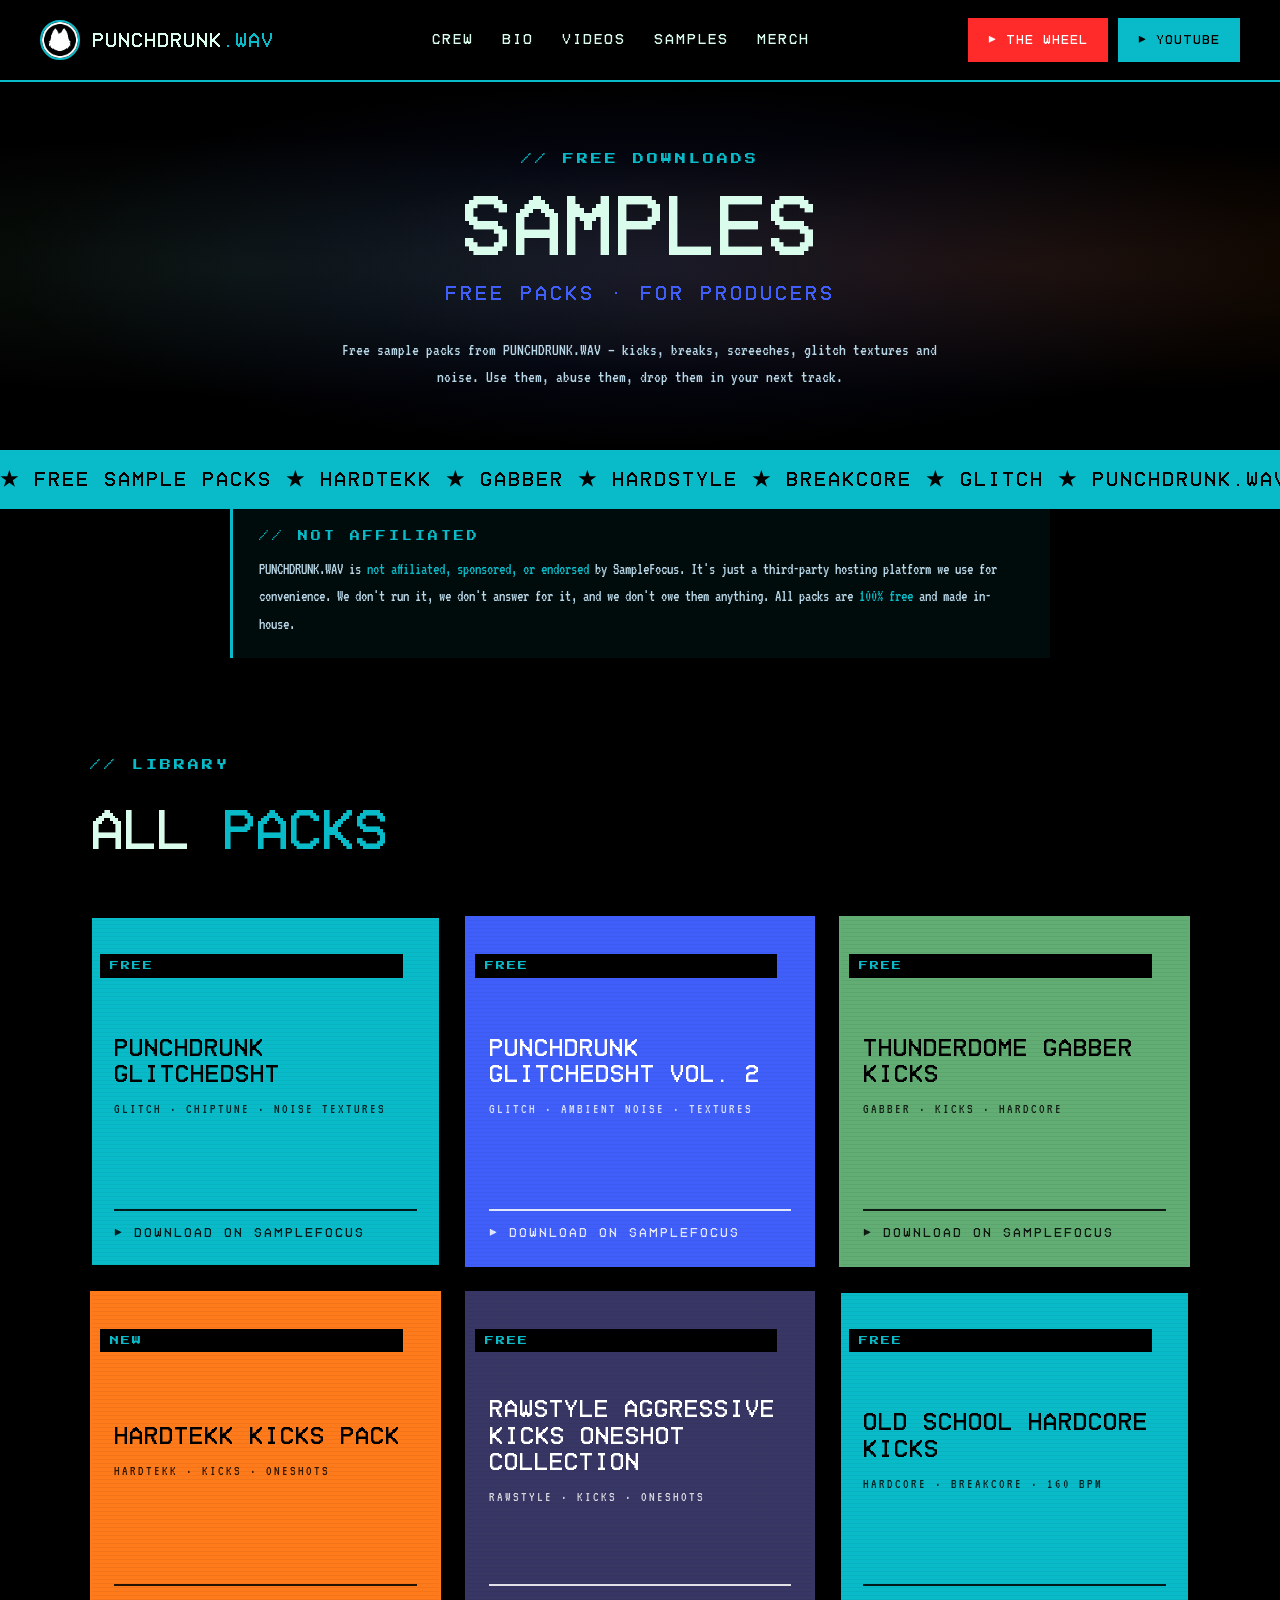
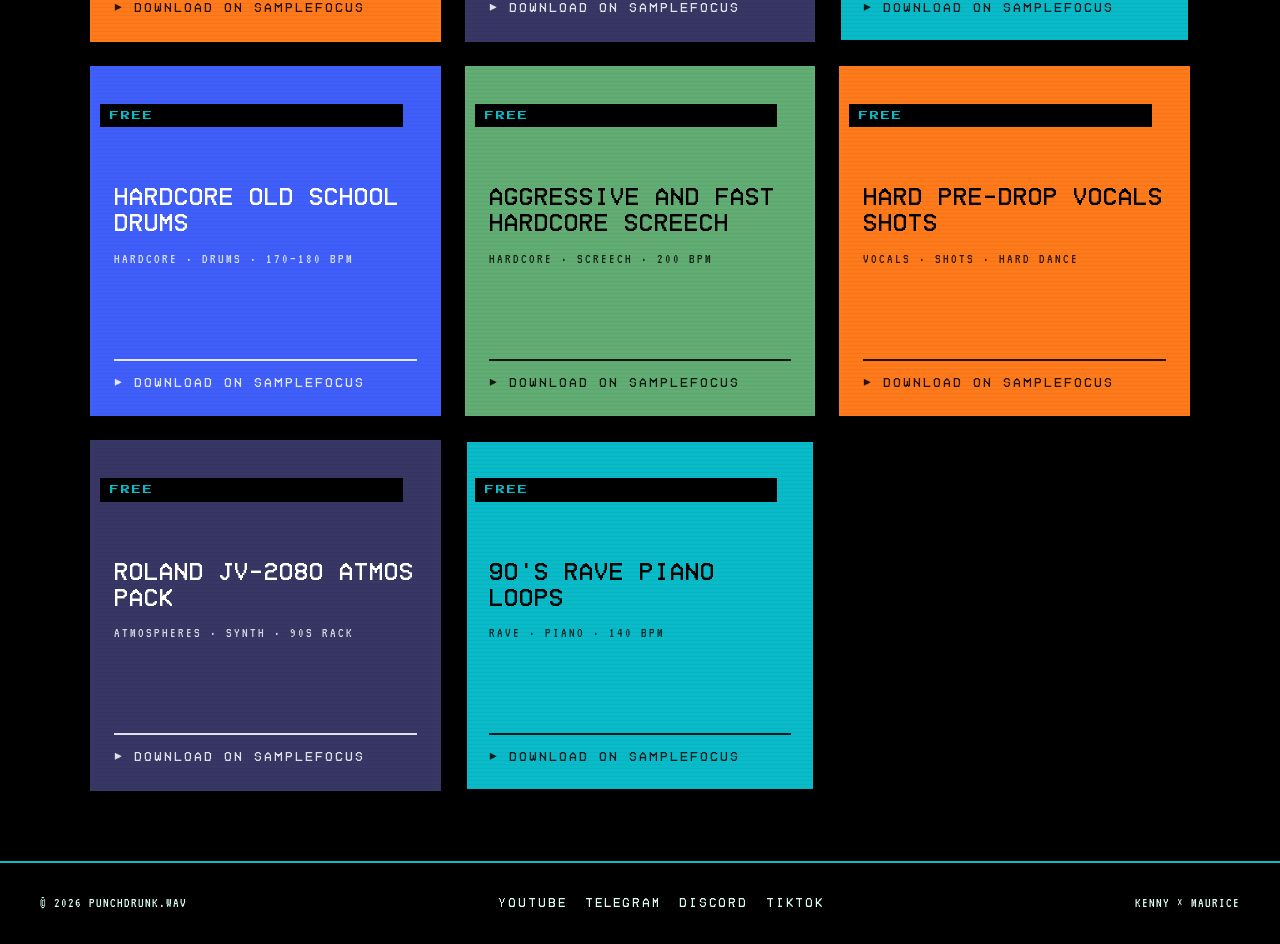
<file: samples.html>
<!DOCTYPE html>
<html lang="en">
<head>
<meta charset="UTF-8">
<meta name="viewport" content="width=device-width, initial-scale=1.0">
<title>SAMPLE PACKS — PUNCHDRUNK.WAV</title>
<meta name="description" content="Free sample packs by PUNCHDRUNK.WAV — hardtekk, gabber, hardcore, breakcore, glitch textures.">
<link rel="icon" href="logo.png" type="image/png">
<link rel="preconnect" href="https://fonts.googleapis.com">
<link rel="preconnect" href="https://fonts.gstatic.com" crossorigin>
<link href="https://fonts.googleapis.com/css2?family=Press+Start+2P&family=VT323&display=swap" rel="stylesheet">
<link rel="stylesheet" href="style.css">
</head>
<body>

<header class="header">
  <div class="logo">
    <img src="logo.png" alt="PUNCHDRUNK.WAV" class="logo-img">
    <span class="logo-text">PUNCHDRUNK<span class="accent">.WAV</span></span>
  </div>
  <nav class="nav">
    <a href="index.html#crew">CREW</a>
    <a href="index.html#bio">BIO</a>
    <a href="index.html#videos">VIDEOS</a>
    <a href="samples.html">SAMPLES</a>
    <a href="merch.html">MERCH</a>
  </nav>
  <div class="header-cta">
    <a href="https://punchdrunkofc.github.io/punchdrunksite/" target="_blank" rel="noopener" class="cta-btn cta-btn-arg" title="you were not supposed to find this">▶ THE WHEEL</a>
    <a href="https://www.youtube.com/@PUNCHDRUNKwav/videos" target="_blank" rel="noopener" class="cta-btn">▶ YOUTUBE</a>
  </div>
</header>

<section class="hero hero-samples">
  <div class="hero-inner">
    <div class="hero-center" style="grid-column: 1 / -1;">
      <div class="hero-tag">// FREE DOWNLOADS</div>
      <h1 class="hero-title">
        <span class="glitch" data-text="SAMPLES">SAMPLES</span>
      </h1>
      <div class="hero-sub">FREE PACKS · FOR PRODUCERS</div>
      <p class="hero-samples-desc">
        Free sample packs from PUNCHDRUNK.WAV — kicks, breaks, screeches, glitch
        textures and noise. Use them, abuse them, drop them in your next track.
      </p>
    </div>
  </div>
</section>

<div class="marquee">
  <div class="marquee-track">
    <span>★ FREE SAMPLE PACKS ★ HARDTEKK ★ GABBER ★ HARDSTYLE ★ BREAKCORE ★ GLITCH ★ PUNCHDRUNK.WAV ★ FREE SAMPLE PACKS ★ HARDTEKK ★ GABBER ★ HARDSTYLE ★ BREAKCORE ★ GLITCH ★ PUNCHDRUNK.WAV ★ </span>
    <span>★ FREE SAMPLE PACKS ★ HARDTEKK ★ GABBER ★ HARDSTYLE ★ BREAKCORE ★ GLITCH ★ PUNCHDRUNK.WAV ★ FREE SAMPLE PACKS ★ HARDTEKK ★ GABBER ★ HARDSTYLE ★ BREAKCORE ★ GLITCH ★ PUNCHDRUNK.WAV ★ </span>
  </div>
</div>

<!-- ============ NOT AFFILIATED NOTE ============ -->
<section class="section samples-note-section">
  <div class="section-inner">
    <div class="samples-note-box">
      <div class="samples-note-tag">// NOT AFFILIATED</div>
      <p>
        PUNCHDRUNK.WAV is <strong>not affiliated, sponsored, or endorsed</strong> by
        SampleFocus. It's just a third-party hosting platform we use for convenience.
        We don't run it, we don't answer for it, and we don't owe them anything.
        All packs are <strong>100% free</strong> and made in-house.
      </p>
    </div>
  </div>
</section>

<section class="section" id="packs">
  <div class="section-inner">
    <div class="section-tag">// LIBRARY</div>
    <h2 class="section-title">ALL <span class="accent">PACKS</span></h2>

    <div class="samples-grid">

      <!-- 01 — CYAN -->
      <a href="https://samplefocus.com/collections/punchdrunk-glitchedsht" target="_blank" rel="noopener" class="sample-card sample-cyan">
        <div class="sample-badge">FREE</div>
        <div class="sample-body">
          <div class="sample-title">PunchDrunk GlitchedSHT</div>
          <div class="sample-meta">GLITCH · CHIPTUNE · NOISE TEXTURES</div>
        </div>
        <div class="sample-download">▶ DOWNLOAD ON SAMPLEFOCUS</div>
      </a>

      <!-- 02 — SAPPHIRE -->
      <a href="https://samplefocus.com/collections/punchdrunk-glitchedsht-vol-2" target="_blank" rel="noopener" class="sample-card sample-sapphire">
        <div class="sample-badge">FREE</div>
        <div class="sample-body">
          <div class="sample-title">PunchDrunk GlitchedSHT Vol. 2</div>
          <div class="sample-meta">GLITCH · AMBIENT NOISE · TEXTURES</div>
        </div>
        <div class="sample-download">▶ DOWNLOAD ON SAMPLEFOCUS</div>
      </a>

      <!-- 03 — KENNY -->
      <a href="https://samplefocus.com/collections/thunderdome-gabber-kicks" target="_blank" rel="noopener" class="sample-card sample-kenny">
        <div class="sample-badge">FREE</div>
        <div class="sample-body">
          <div class="sample-title">Thunderdome Gabber Kicks</div>
          <div class="sample-meta">GABBER · KICKS · HARDCORE</div>
        </div>
        <div class="sample-download">▶ DOWNLOAD ON SAMPLEFOCUS</div>
      </a>

      <!-- 04 — MAURICE -->
      <a href="https://samplefocus.com/collections/hardtekk-kicks-pack" target="_blank" rel="noopener" class="sample-card sample-maurice">
        <div class="sample-badge">NEW</div>
        <div class="sample-body">
          <div class="sample-title">Hardtekk Kicks Pack</div>
          <div class="sample-meta">HARDTEKK · KICKS · ONESHOTS</div>
        </div>
        <div class="sample-download">▶ DOWNLOAD ON SAMPLEFOCUS</div>
      </a>

      <!-- 05 — INDIGO -->
      <a href="https://samplefocus.com/collections/rawstyle-agressive-kicks-oneshot-collection" target="_blank" rel="noopener" class="sample-card sample-indigo">
        <div class="sample-badge">FREE</div>
        <div class="sample-body">
          <div class="sample-title">Rawstyle Aggressive Kicks Oneshot Collection</div>
          <div class="sample-meta">RAWSTYLE · KICKS · ONESHOTS</div>
        </div>
        <div class="sample-download">▶ DOWNLOAD ON SAMPLEFOCUS</div>
      </a>

      <!-- 06 — CYAN -->
      <a href="https://samplefocus.com/collections/old-school-hardcore-kicks" target="_blank" rel="noopener" class="sample-card sample-cyan">
        <div class="sample-badge">FREE</div>
        <div class="sample-body">
          <div class="sample-title">Old School Hardcore Kicks</div>
          <div class="sample-meta">HARDCORE · BREAKCORE · 160 BPM</div>
        </div>
        <div class="sample-download">▶ DOWNLOAD ON SAMPLEFOCUS</div>
      </a>

      <!-- 07 — SAPPHIRE -->
      <a href="https://samplefocus.com/collections/hardcore-old-school-drums" target="_blank" rel="noopener" class="sample-card sample-sapphire">
        <div class="sample-badge">FREE</div>
        <div class="sample-body">
          <div class="sample-title">Hardcore Old School Drums</div>
          <div class="sample-meta">HARDCORE · DRUMS · 170–180 BPM</div>
        </div>
        <div class="sample-download">▶ DOWNLOAD ON SAMPLEFOCUS</div>
      </a>

      <!-- 08 — KENNY -->
      <a href="https://samplefocus.com/collections/agressive-and-fast-hardcore-screech" target="_blank" rel="noopener" class="sample-card sample-kenny">
        <div class="sample-badge">FREE</div>
        <div class="sample-body">
          <div class="sample-title">Aggressive and Fast Hardcore Screech</div>
          <div class="sample-meta">HARDCORE · SCREECH · 200 BPM</div>
        </div>
        <div class="sample-download">▶ DOWNLOAD ON SAMPLEFOCUS</div>
      </a>

      <!-- 09 — MAURICE -->
      <a href="https://samplefocus.com/collections/hard-pre-drop-vocals-shots" target="_blank" rel="noopener" class="sample-card sample-maurice">
        <div class="sample-badge">FREE</div>
        <div class="sample-body">
          <div class="sample-title">Hard Pre-Drop Vocals Shots</div>
          <div class="sample-meta">VOCALS · SHOTS · HARD DANCE</div>
        </div>
        <div class="sample-download">▶ DOWNLOAD ON SAMPLEFOCUS</div>
      </a>

      <!-- 10 — INDIGO -->
      <a href="https://samplefocus.com/collections/roland-jv-2080-atmos-pack" target="_blank" rel="noopener" class="sample-card sample-indigo">
        <div class="sample-badge">FREE</div>
        <div class="sample-body">
          <div class="sample-title">Roland JV-2080 Atmos Pack</div>
          <div class="sample-meta">ATMOSPHERES · SYNTH · 90S RACK</div>
        </div>
        <div class="sample-download">▶ DOWNLOAD ON SAMPLEFOCUS</div>
      </a>

      <!-- 11 — CYAN -->
      <a href="https://samplefocus.com/collections/90-s-rave-piano-loops" target="_blank" rel="noopener" class="sample-card sample-cyan">
        <div class="sample-badge">FREE</div>
        <div class="sample-body">
          <div class="sample-title">90's Rave Piano Loops</div>
          <div class="sample-meta">RAVE · PIANO · 140 BPM</div>
        </div>
        <div class="sample-download">▶ DOWNLOAD ON SAMPLEFOCUS</div>
      </a>

    </div>
  </div>
</section>

<footer class="footer">
  <div class="footer-inner">
    <div>© 2026 PUNCHDRUNK.WAV</div>
    <div class="footer-links">
      <a href="https://www.youtube.com/@PUNCHDRUNKwav/videos" target="_blank" rel="noopener">YOUTUBE</a>
      <a href="https://t.me/LONGTAILSTRAXX" target="_blank" rel="noopener">TELEGRAM</a>
      <a href="https://discord.com/invite/Pcs42mGGD7" target="_blank" rel="noopener">DISCORD</a>
      <a href="https://www.tiktok.com/@punchdrunk.wav" target="_blank" rel="noopener">TIKTOK</a>
    </div>
    <div>KENNY × MAURICE</div>
  </div>
</footer>

</body>
</html>
</file>
<file: style.css>
/* ================================================================
   PUNCHDRUNK.WAV — style
   Font: Home Video Bold
   Palette: чёрный фон + Strong Cyan / Electric Sapphire / Frozen Water
   ================================================================ */

@font-face {
  font-family: 'Home Video';
  src: url('HomeVideo-Bold.ttf') format('truetype');
  font-weight: bold;
  font-style: normal;
  font-display: swap;
}

:root {
  --bg:      #000000;
  --bg-2:    #050505;
  --panel:   #0a0a0a;

  --fg:      #D9FCED;
  --dim:     #1a1a1a;
  --muted:   #6a8bb8;

  --accent:  #09BBC8;
  --accent-2:#405FFA;
  --accent-3:#383664;

  --kenny:   #61ad73;
  --maurice: #ff7a1a;

  --arg:     #ff2a2a;
}

* { margin: 0; padding: 0; box-sizing: border-box; }
html { scroll-behavior: smooth; }

body {
  background: var(--bg);
  color: var(--fg);
  font-family: "VT323", "Courier New", monospace;
  font-size: 18px;
  line-height: 1.5;
  overflow-x: hidden;
}

h1, h2, h3,
.logo-text,
.btn,
.section-title,
.hero-char-name,
.crew-name,
.contact-icon,
.show-date,
.show-status,
.cta-btn,
.video-title,
.footer-links a,
.marquee-track {
  font-family: 'Home Video', "Courier New", monospace;
  letter-spacing: 1px;
  font-weight: bold;
}

/* ---------- HEADER ---------- */
.header {
  display: flex;
  justify-content: space-between;
  align-items: center;
  padding: 18px 40px;
  background: rgba(0, 0, 0, 0.95);
  border-bottom: 2px solid var(--accent);
  position: sticky;
  top: 0;
  z-index: 100;
  backdrop-filter: blur(8px);
}

.logo { display: flex; align-items: center; gap: 12px; font-size: 20px; }

.logo-img {
  width: 40px;
  height: 40px;
  display: block;
  border-radius: 50%;
  border: 2px solid var(--accent);
  transition: transform 0.3s ease, filter 0.3s ease, box-shadow 0.3s ease;
}

.logo:hover .logo-img {
  transform: rotate(-12deg) scale(1.08);
  box-shadow: 0 0 15px rgba(9, 187, 200, 0.7);
}

.logo-text { color: var(--fg); }
.logo-text .accent { color: var(--accent); }

.nav { display: flex; gap: 28px; font-family: 'Home Video', monospace; font-size: 14px; }

.nav a {
  color: var(--fg);
  text-decoration: none;
  letter-spacing: 2px;
  transition: color 0.2s;
}

.nav a:hover { color: var(--accent); }

/* ---------- HEADER CTA BUTTONS ---------- */
.header-cta {
  display: flex;
  gap: 10px;
  align-items: center;
}

.cta-btn {
  background: var(--accent);
  color: #000;
  padding: 10px 18px;
  text-decoration: none;
  font-size: 13px;
  letter-spacing: 1px;
  border: 2px solid var(--accent);
  transition: all 0.15s;
  white-space: nowrap;
}

.cta-btn:hover {
  background: transparent;
  color: var(--accent);
  box-shadow: 0 0 20px rgba(9, 187, 200, 0.6);
}

/* Кнопка THE WHEEL — красная, пульсирует */
.cta-btn-arg {
  background: var(--arg);
  color: #fff;
  border-color: var(--arg);
  animation: arg-pulse 3s ease-in-out infinite;
}

.cta-btn-arg:hover {
  background: transparent;
  color: var(--arg);
  box-shadow: 0 0 25px rgba(255, 42, 42, 0.85);
}

@keyframes arg-pulse {
  0%, 100% { box-shadow: 0 0 0 rgba(255, 42, 42, 0.0); }
  50%      { box-shadow: 0 0 18px rgba(255, 42, 42, 0.7); }
}

/* ---------- HERO ---------- */
.hero {
  padding: 70px 40px;
  background:
    radial-gradient(ellipse at 20% 50%, rgba(97, 173, 115, 0.10) 0%, transparent 50%),
    radial-gradient(ellipse at 80% 50%, rgba(255, 122, 26, 0.10) 0%, transparent 50%),
    radial-gradient(ellipse at 50% 50%, rgba(64, 95, 250, 0.15) 0%, transparent 70%),
    var(--bg);
}

.hero-inner {
  max-width: 1300px;
  margin: 0 auto;
  display: grid;
  grid-template-columns: 1fr 1.4fr 1fr;
  gap: 30px;
  align-items: center;
}

.hero-character {
  padding: 30px 20px;
  border: 2px solid var(--dim);
  text-align: center;
  transition: all 0.3s;
}

.hero-character.kenny {
  border-color: var(--kenny);
  box-shadow: 0 0 30px rgba(97, 173, 115, 0.25);
  background: rgba(97, 173, 115, 0.06);
}

.hero-character.maurice {
  border-color: var(--maurice);
  box-shadow: 0 0 30px rgba(255, 122, 26, 0.25);
  background: rgba(255, 122, 26, 0.06);
}

.hero-char-tag {
  font-family: "Press Start 2P", monospace;
  font-size: 10px;
  letter-spacing: 3px;
  margin-bottom: 14px;
}

.hero-character.kenny .hero-char-tag { color: var(--kenny); }
.hero-character.maurice .hero-char-tag { color: var(--maurice); }

.hero-char-name { font-size: 44px; line-height: 1; margin-bottom: 14px; }

.hero-character.kenny .hero-char-name {
  color: var(--kenny);
  text-shadow: 0 0 20px rgba(97, 173, 115, 0.6);
}

.hero-character.maurice .hero-char-name {
  color: var(--maurice);
  text-shadow: 0 0 20px rgba(255, 122, 26, 0.6);
}

.hero-char-desc { font-size: 13px; letter-spacing: 2px; color: var(--muted); }

.hero-center { text-align: center; }

.hero-tag {
  font-family: "Press Start 2P", monospace;
  font-size: 11px;
  color: var(--accent);
  margin-bottom: 18px;
  letter-spacing: 3px;
}

.hero-title {
  font-size: 84px;
  line-height: 0.95;
  color: var(--fg);
  margin-bottom: 12px;
  text-transform: uppercase;
}

.hero-sub {
  font-size: 20px;
  color: var(--accent-2);
  margin-bottom: 28px;
  letter-spacing: 3px;
  font-family: 'Home Video', monospace;
}

.hero-buttons {
  display: flex;
  gap: 12px;
  justify-content: center;
  margin-bottom: 28px;
  flex-wrap: wrap;
}

.btn {
  display: inline-block;
  padding: 14px 24px;
  font-size: 14px;
  letter-spacing: 2px;
  text-decoration: none;
  border: 2px solid;
  transition: all 0.15s;
  font-family: 'Home Video', monospace;
  cursor: pointer;
}

.btn-primary {
  background: var(--accent);
  color: #000;
  border-color: var(--accent);
}

.btn-primary:hover {
  background: transparent;
  color: var(--accent);
  box-shadow: 0 0 25px rgba(9, 187, 200, 0.7);
}

.btn-secondary {
  background: transparent;
  color: var(--fg);
  border-color: var(--accent-2);
}

.btn-secondary:hover {
  background: var(--accent-2);
  color: #000;
  box-shadow: 0 0 25px rgba(64, 95, 250, 0.6);
}

.hero-platforms {
  display: flex;
  gap: 14px;
  justify-content: center;
  flex-wrap: wrap;
  font-size: 12px;
  letter-spacing: 2px;
}

.hero-platforms span { color: var(--muted); }

.hero-platforms a {
  color: var(--accent);
  text-decoration: none;
  border-bottom: 1px dashed var(--accent);
  transition: all 0.2s;
}

.hero-platforms a:hover { color: var(--accent-2); border-bottom-color: var(--accent-2); }

/* ---------- GLITCH ---------- */
.glitch { position: relative; display: inline-block; }

.glitch::before,
.glitch::after {
  content: attr(data-text);
  position: absolute;
  left: 0; top: 0;
  width: 100%;
  overflow: hidden;
  pointer-events: none;
}

.glitch::before { color: var(--accent-2); animation: glitch-1 2s infinite linear alternate-reverse; z-index: -1; }
.glitch::after  { color: var(--accent);   animation: glitch-2 3s infinite linear alternate-reverse; z-index: -2; }

@keyframes glitch-1 {
  0%, 100% { transform: translate(0); }
  20% { transform: translate(-4px, 2px); }
  40% { transform: translate(-2px, -2px); }
  60% { transform: translate(4px, 2px); }
  80% { transform: translate(2px, -4px); }
}

@keyframes glitch-2 {
  0%, 100% { transform: translate(0); }
  25% { transform: translate(4px, -2px); }
  50% { transform: translate(-4px, 2px); }
  75% { transform: translate(2px, 4px); }
}

/* ---------- MARQUEE ---------- */
.marquee {
  background: var(--accent);
  color: #000;
  padding: 12px 0;
  overflow: hidden;
  white-space: nowrap;
  border-top: 2px solid var(--accent);
  border-bottom: 2px solid var(--accent);
}

.marquee-track {
  display: inline-block;
  animation: marquee 40s linear infinite;
  font-size: 20px;
  letter-spacing: 2px;
}

.marquee-track span { padding-right: 40px; }

@keyframes marquee {
  0% { transform: translateX(0); }
  100% { transform: translateX(-50%); }
}

/* ---------- SECTION ---------- */
.section { padding: 70px 40px; background: var(--bg); }
.section-dark { background: var(--bg-2); }
.section-inner { max-width: 1100px; margin: 0 auto; }

.section-tag {
  font-family: "Press Start 2P", monospace;
  font-size: 11px;
  color: var(--accent);
  margin-bottom: 14px;
  letter-spacing: 3px;
}

.section-title {
  font-size: 56px;
  color: var(--fg);
  margin-bottom: 44px;
  letter-spacing: -1px;
}

.section-title .accent { color: var(--accent); }

/* ---------- CREW ---------- */
.crew-grid { display: grid; grid-template-columns: 1fr 1fr; gap: 24px; }

.crew-card {
  border: 2px solid var(--dim);
  padding: 24px;
  display: flex;
  gap: 20px;
  align-items: flex-start;
  transition: all 0.3s;
  background: rgba(10, 10, 10, 0.6);
}

.crew-card.kenny { border-color: rgba(97, 173, 115, 0.5); }
.crew-card.maurice { border-color: rgba(255, 122, 26, 0.5); }

.crew-card.kenny:hover {
  border-color: var(--kenny);
  box-shadow: 0 0 30px rgba(97, 173, 115, 0.35);
  transform: translateY(-3px);
}

.crew-card.maurice:hover {
  border-color: var(--maurice);
  box-shadow: 0 0 30px rgba(255, 122, 26, 0.35);
  transform: translateY(-3px);
}

/* ---------- АВАТАРКИ ---------- */
.crew-avatar {
  width: 110px;
  height: 110px;
  flex-shrink: 0;
  border-radius: 50%;
  border: 3px solid;
  overflow: hidden;
  position: relative;
  background: #0a0a0a;
}

.kenny-avatar {
  border-color: var(--kenny);
  box-shadow: 0 0 25px rgba(97, 173, 115, 0.6);
}

.maurice-avatar {
  border-color: var(--maurice);
  box-shadow: 0 0 25px rgba(255, 122, 26, 0.6);
}

.crew-photo {
  position: absolute;
  top: 0;
  left: 0;
  width: 100%;
  height: 100%;
  object-fit: cover;
  display: block;
  pointer-events: none;
}

.crew-photo-kenny {
  object-position: 20% 20%;
  transform: scale(2.0);
  transform-origin: 20% 20%;
}

.crew-photo-maurice {
  object-position: 75% 15%;
  transform: scale(2.0);
  transform-origin: 75% 15%;
}

.crew-info { flex: 1; }

.crew-name { font-size: 32px; color: var(--fg); margin-bottom: 6px; }

.crew-role {
  font-family: "Press Start 2P", monospace;
  font-size: 9px;
  letter-spacing: 2px;
  color: var(--muted);
  margin-bottom: 14px;
}

.crew-card.kenny .crew-role { color: var(--kenny); }
.crew-card.maurice .crew-role { color: var(--maurice); }

.crew-bio { font-size: 16px; line-height: 1.6; color: #b8d8e8; margin-bottom: 16px; }

.crew-tags { display: flex; gap: 8px; flex-wrap: wrap; }

.tag {
  font-family: 'Home Video', monospace;
  font-size: 11px;
  letter-spacing: 1px;
  padding: 4px 10px;
  border: 1px solid;
}

.kenny-tag { color: var(--kenny); border-color: var(--kenny); background: rgba(97, 173, 115, 0.1); }
.maurice-tag { color: var(--maurice); border-color: var(--maurice); background: rgba(255, 122, 26, 0.1); }

/* ---------- BIO ---------- */
.bio-grid {
  display: grid;
  grid-template-columns: 2fr 1fr;
  gap: 40px;
  align-items: start;
}

.bio-text p {
  font-size: 18px;
  line-height: 1.7;
  color: #b8d8e8;
  margin-bottom: 18px;
}

.bio-lead {
  font-size: 22px !important;
  line-height: 1.5 !important;
  color: var(--fg) !important;
  border-left: 3px solid var(--accent);
  padding-left: 18px;
  margin-bottom: 26px !important;
}

.bio-lead strong {
  color: var(--accent);
  font-weight: normal;
}

.bio-text p strong {
  color: var(--accent-2);
  font-weight: normal;
}

.bio-link {
  color: var(--accent);
  text-decoration: none;
  border-bottom: 1px dashed var(--accent);
  transition: all 0.2s;
}

.bio-link:hover {
  color: var(--accent-2);
  border-bottom-color: var(--accent-2);
}

.bio-facts {
  display: flex;
  flex-direction: column;
  gap: 14px;
}

.bio-fact {
  border: 2px solid var(--dim);
  padding: 14px 18px;
  background: rgba(10, 10, 10, 0.6);
  transition: all 0.2s;
}

.bio-fact:hover {
  border-color: var(--accent);
  box-shadow: 0 0 20px rgba(9, 187, 200, 0.3);
}

.bio-fact-label {
  font-family: "Press Start 2P", monospace;
  font-size: 9px;
  letter-spacing: 2px;
  color: var(--accent);
  margin-bottom: 8px;
}

.bio-fact-value {
  font-family: 'Home Video', monospace;
  font-size: 15px;
  color: var(--fg);
  letter-spacing: 1px;
  line-height: 1.3;
}

@media (max-width: 900px) {
  .bio-grid {
    grid-template-columns: 1fr;
    gap: 28px;
  }
}

/* ---------- VIDEOS ---------- */
.videos {
  display: grid;
  grid-template-columns: repeat(auto-fit, minmax(300px, 1fr));
  gap: 22px;
}

.video-card {
  display: block;
  text-decoration: none;
  background: rgba(10, 10, 10, 0.6);
  border: 2px solid var(--dim);
  transition: all 0.25s;
  color: var(--fg);
  overflow: hidden;
  cursor: pointer;
}

.video-card:hover {
  border-color: var(--accent);
  box-shadow: 0 0 30px rgba(9, 187, 200, 0.5);
  transform: translateY(-4px);
}

.video-thumb {
  width: 100%;
  aspect-ratio: 16 / 9;
  background: #050505;
  display: flex;
  align-items: center;
  justify-content: center;
  position: relative;
  overflow: hidden;
}

.video-preview {
  position: absolute;
  inset: 0;
  width: 100%;
  height: 100%;
  object-fit: cover;
  display: block;
  transition: transform 0.4s ease, filter 0.4s ease;
  filter: brightness(0.75) saturate(1.1);
}

.video-card:hover .video-preview {
  transform: scale(1.06);
  filter: brightness(0.95) saturate(1.25);
}

.video-overlay {
  position: absolute;
  inset: 0;
  background:
    repeating-linear-gradient(
      0deg,
      rgba(0,0,0,0.15) 0px,
      rgba(0,0,0,0.15) 1px,
      transparent 1px,
      transparent 3px
    ),
    radial-gradient(circle at center, transparent 30%, rgba(0,0,0,0.55) 100%);
  pointer-events: none;
  z-index: 1;
}

.video-play {
  position: relative;
  z-index: 2;
  font-size: 56px;
  color: var(--accent);
  text-shadow: 0 0 25px var(--accent), 0 0 50px rgba(9, 187, 200, 0.6);
  transition: transform 0.25s;
}

.video-card:hover .video-play { transform: scale(1.2); }

.video-badge {
  position: absolute;
  top: 10px;
  left: 10px;
  background: var(--accent);
  color: #000;
  padding: 4px 10px;
  font-family: "Press Start 2P", monospace;
  font-size: 9px;
  z-index: 3;
}

.video-info { padding: 16px; }

.video-title { font-size: 18px; color: var(--fg); margin-bottom: 6px; }

.track-feat  { font-size: 12px; color: var(--accent-2); font-family: "VT323", monospace; }
.track-lyric { font-size: 12px; color: #ff2a2a;          font-family: "VT323", monospace; }

.video-meta { font-size: 12px; color: var(--muted); letter-spacing: 1px; }

/* ---------- SHOW MORE VIDEOS ---------- */
.videos-more {
  max-height: 0;
  overflow: hidden;
  opacity: 0;
  transition: max-height 0.7s ease, opacity 0.5s ease, margin-top 0.5s ease;
  margin-top: 0;
}

.videos-more.open {
  max-height: 4000px;
  opacity: 1;
  margin-top: 22px;
}

.videos-inner {
  display: grid;
  grid-template-columns: repeat(auto-fit, minmax(300px, 1fr));
  gap: 22px;
  padding-bottom: 4px;
}

.show-more-wrap {
  display: flex;
  justify-content: center;
  margin-top: 40px;
}

.show-more-btn {
  display: inline-flex;
  align-items: center;
  gap: 12px;
  padding: 16px 32px;
  background: transparent;
  color: var(--accent);
  border: 2px solid var(--accent);
  font-family: 'Home Video', monospace;
  font-size: 15px;
  letter-spacing: 3px;
  cursor: pointer;
  transition: all 0.2s ease;
  text-transform: uppercase;
}

.show-more-btn:hover {
  background: var(--accent);
  color: #000;
  box-shadow: 0 0 30px rgba(9, 187, 200, 0.6);
}

.show-more-btn .btn-arrow {
  display: inline-block;
  transition: transform 0.4s ease;
  font-size: 14px;
}

.show-more-btn.open .btn-arrow {
  transform: rotate(180deg);
}

@media (max-width: 600px) {
  .show-more-btn {
    font-size: 13px;
    padding: 14px 22px;
    letter-spacing: 2px;
  }
}

/* ---------- FOOTER ---------- */
.footer {
  background: #000000;
  color: var(--fg);
  padding: 30px 40px;
  border-top: 2px solid var(--accent);
}

.footer-inner {
  max-width: 1200px;
  margin: 0 auto;
  display: flex;
  justify-content: space-between;
  align-items: center;
  gap: 20px;
  flex-wrap: wrap;
  font-size: 14px;
  letter-spacing: 1px;
}

.footer-links { display: flex; gap: 18px; flex-wrap: wrap; }

.footer-links a {
  color: var(--fg);
  text-decoration: none;
  font-size: 12px;
  letter-spacing: 2px;
  transition: color 0.2s;
}

.footer-links a:hover { color: var(--accent); }

/* ---------- MOBILE ---------- */
@media (max-width: 900px) {
  .hero-inner { grid-template-columns: 1fr; text-align: center; }
  .hero-char-name { font-size: 36px; }
  .hero-title { font-size: 56px; }
  .crew-grid { grid-template-columns: 1fr; }
  .header { padding: 14px 20px; flex-wrap: wrap; gap: 12px; }
  .nav { gap: 16px; font-size: 12px; }
}

@media (max-width: 600px) {
  .header { padding: 12px 14px; flex-wrap: wrap; gap: 10px; }
  .nav { display: none; }
  .hero { padding: 40px 20px; }
  .hero-title { font-size: 40px; }
  .section { padding: 50px 20px; }
  .section-title { font-size: 36px; }
  .footer-inner { flex-direction: column; text-align: center; }
  .marquee-track { font-size: 16px; }

  .crew-avatar { width: 90px; height: 90px; }
  .logo-img { width: 34px; height: 34px; }

  .header-cta { gap: 6px; }
  .cta-btn {
    font-size: 11px;
    padding: 8px 12px;
    letter-spacing: 0.5px;
  }
}

/* ---------- VIDEO WINDOW (draggable + resizable) ---------- */
.video-window {
  position: fixed;
  bottom: 24px;
  right: 24px;
  width: 480px;
  height: 300px;
  min-width: 320px;
  min-height: 200px;
  max-width: calc(100vw - 20px);
  max-height: calc(100vh - 20px);
  background: #000;
  border: 2px solid var(--accent);
  box-shadow: 0 0 40px rgba(9, 187, 200, 0.5), 0 20px 60px rgba(0, 0, 0, 0.7);
  z-index: 500;
  display: none;
  flex-direction: column;
  overflow: hidden;
  user-select: none;
}

.video-window.open { display: flex; }

.video-window-bar {
  display: flex;
  align-items: center;
  justify-content: space-between;
  padding: 8px 12px;
  background: var(--accent);
  color: #000;
  cursor: grab;
  flex-shrink: 0;
  font-family: 'Home Video', monospace;
  font-size: 11px;
  letter-spacing: 2px;
  text-transform: uppercase;
}

.video-window-bar.dragging { cursor: grabbing; }

.video-window-title {
  overflow: hidden;
  white-space: nowrap;
  text-overflow: ellipsis;
  flex: 1;
  margin-right: 12px;
}

.video-window-close {
  width: 24px;
  height: 24px;
  background: #000;
  color: var(--accent);
  border: none;
  font-size: 13px;
  font-weight: bold;
  cursor: pointer;
  font-family: 'Home Video', monospace;
  transition: all 0.15s;
  line-height: 1;
  display: flex;
  align-items: center;
  justify-content: center;
  padding: 0;
  flex-shrink: 0;
}

.video-window-close:hover {
  background: var(--accent-2);
  color: #000;
}

.video-window-frame {
  flex: 1;
  width: 100%;
  background: #000;
  position: relative;
  overflow: hidden;
}

.video-window-frame iframe {
  width: 100%;
  height: 100%;
  border: 0;
  display: block;
}

.video-window-resize {
  position: absolute;
  bottom: 0;
  right: 0;
  width: 18px;
  height: 18px;
  cursor: nwse-resize;
  background:
    linear-gradient(135deg,
      transparent 0%,
      transparent 50%,
      var(--accent) 50%,
      var(--accent) 60%,
      transparent 60%,
      transparent 70%,
      var(--accent) 70%,
      var(--accent) 80%,
      transparent 80%
    );
  z-index: 10;
  opacity: 0.7;
  transition: opacity 0.2s;
}

.video-window-resize:hover { opacity: 1; }

@media (max-width: 700px) {
  .video-window {
    width: calc(100vw - 20px);
    height: 240px;
    right: 10px;
    bottom: 10px;
  }

  .video-window-bar { font-size: 10px; padding: 6px 10px; }
  .video-window-close { width: 22px; height: 22px; }
}

/* ---------- SAMPLES PAGE ---------- */
.hero-samples { padding: 70px 40px 60px; }

.hero-samples-desc {
  color: #b8d8e8;
  max-width: 640px;
  margin: 0 auto;
  font-size: 17px;
  line-height: 1.6;
}

/* ---------- SAMPLES NOTE ---------- */
.samples-note-section { padding: 0 40px 30px; }

.samples-note-box {
  border-left: 3px solid var(--accent);
  background: rgba(9, 187, 200, 0.06);
  padding: 20px 26px;
  max-width: 820px;
  margin: 0 auto;
}

.samples-note-tag {
  font-family: "Press Start 2P", monospace;
  font-size: 10px;
  color: var(--accent);
  letter-spacing: 3px;
  margin-bottom: 12px;
}

.samples-note-box p {
  font-size: 16px;
  line-height: 1.7;
  color: #b8d8e8;
  margin: 0;
}

.samples-note-box strong {
  color: var(--accent);
  font-weight: normal;
}

@media (max-width: 600px) {
  .samples-note-section { padding: 0 20px 20px; }
  .samples-note-box { padding: 16px 18px; }
  .samples-note-box p { font-size: 15px; }
}

.samples-grid {
  display: grid;
  grid-template-columns: repeat(auto-fit, minmax(280px, 1fr));
  gap: 24px;
}

.sample-card {
  display: flex;
  flex-direction: column;
  aspect-ratio: 1 / 1;
  text-decoration: none;
  color: #000;
  border: 2px solid #000;
  position: relative;
  overflow: hidden;
  transition: transform 0.25s ease, box-shadow 0.25s ease;
  padding: 22px;
}

.sample-card:hover {
  transform: translateY(-6px);
  box-shadow: 0 0 40px rgba(9, 187, 200, 0.6);
}

.sample-cyan      { background: #09BBC8; color: #000; }
.sample-sapphire  { background: #405FFA; color: #fff; border-color: #405FFA; }
.sample-kenny     { background: #61ad73; color: #000; border-color: #61ad73; }
.sample-maurice   { background: #ff7a1a; color: #000; border-color: #ff7a1a; }
.sample-indigo    { background: #383664; color: #fff; border-color: #383664; }

.sample-badge {
  position: absolute;
  top: 14px;
  right: 14px;
  background: #000;
  color: #09BBC8;
  font-family: "Press Start 2P", monospace;
  font-size: 9px;
  letter-spacing: 2px;
  padding: 5px 10px;
  z-index: 2;
}

.sample-body { margin-top: auto; margin-bottom: auto; }

.sample-title {
  font-family: 'Home Video', monospace;
  font-size: 24px;
  line-height: 1.1;
  letter-spacing: 1px;
  word-break: break-word;
  margin-bottom: 12px;
  text-transform: uppercase;
}

.sample-meta {
  font-family: "VT323", monospace;
  font-size: 14px;
  letter-spacing: 2px;
  opacity: 0.8;
}

.sample-download {
  font-family: 'Home Video', monospace;
  font-size: 13px;
  letter-spacing: 2px;
  border-top: 2px solid currentColor;
  padding-top: 12px;
  margin-top: 18px;
  transition: opacity 0.2s;
  opacity: 0.85;
}

.sample-card:hover .sample-download { opacity: 1; }

.sample-card::before {
  content: "";
  position: absolute;
  inset: 0;
  background: repeating-linear-gradient(
    0deg,
    rgba(0, 0, 0, 0.08) 0px,
    rgba(0, 0, 0, 0.08) 1px,
    transparent 1px,
    transparent 4px
  );
  pointer-events: none;
  opacity: 0.6;
  z-index: 1;
}

.sample-body,
.sample-download,
.sample-badge {
  position: relative;
  z-index: 2;
}

@media (max-width: 600px) {
  .sample-title { font-size: 20px; }
  .sample-meta { font-size: 12px; }
  .sample-download { font-size: 11px; letter-spacing: 1px; }
  .samples-grid { gap: 16px; }
}
/* ================================================================
   MERCH — grid + product pages
   ================================================================ */

/* ---------- MERCH GRID ---------- */
.merch-grid {
  display: grid;
  grid-template-columns: repeat(auto-fit, minmax(280px, 1fr));
  gap: 24px;
}

.merch-card {
  display: block;
  text-decoration: none;
  color: var(--fg);
  background: rgba(10, 10, 10, 0.6);
  border: 2px solid var(--dim);
  overflow: hidden;
  position: relative;
  transition: transform 0.25s ease, border-color 0.25s ease, box-shadow 0.25s ease;
}

.merch-card:hover {
  transform: translateY(-6px);
  border-color: var(--accent);
  box-shadow: 0 0 40px rgba(9, 187, 200, 0.5);
}

.merch-thumb {
  width: 100%;
  aspect-ratio: 1 / 1;
  background: #0a0a0a;
  overflow: hidden;
  position: relative;
  display: flex;
  align-items: center;
  justify-content: center;
}

.merch-thumb img {
  width: 100%;
  height: 100%;
  object-fit: cover;
  display: block;
  transition: transform 0.5s ease, filter 0.4s ease;
  filter: brightness(0.92) saturate(1.05);
}

.merch-card:hover .merch-thumb img {
  transform: scale(1.05);
  filter: brightness(1.05) saturate(1.2);
}

.merch-badge {
  position: absolute;
  top: 14px;
  right: 14px;
  background: #000;
  color: var(--accent);
  font-family: "Press Start 2P", monospace;
  font-size: 9px;
  letter-spacing: 2px;
  padding: 5px 10px;
  z-index: 2;
}

.merch-info {
  padding: 16px 18px 20px;
}

.merch-cat {
  font-family: "Press Start 2P", monospace;
  font-size: 9px;
  letter-spacing: 2px;
  color: var(--accent);
  margin-bottom: 10px;
}

.merch-name {
  font-family: 'Home Video', monospace;
  font-size: 17px;
  line-height: 1.15;
  letter-spacing: 1px;
  margin-bottom: 10px;
  text-transform: uppercase;
}

.merch-price {
  font-family: 'Home Video', monospace;
  font-size: 12px;
  letter-spacing: 2px;
  color: var(--muted);
}

/* ---------- PRODUCT PAGE ---------- */
.product-hero {
  padding: 60px 40px 20px;
  background: var(--bg);
}

.product-hero-inner {
  max-width: 1100px;
  margin: 0 auto;
}

.product-back {
  display: inline-block;
  font-family: 'Home Video', monospace;
  font-size: 11px;
  letter-spacing: 2px;
  color: var(--accent);
  text-decoration: none;
  margin-bottom: 24px;
  border-bottom: 1px dashed var(--accent);
  padding-bottom: 2px;
  transition: all 0.2s;
}

.product-back:hover {
  color: var(--accent-2);
  border-bottom-color: var(--accent-2);
}

.product-tag {
  font-family: "Press Start 2P", monospace;
  font-size: 10px;
  letter-spacing: 3px;
  color: var(--accent);
  margin-bottom: 14px;
}

.product-title {
  font-family: 'Home Video', monospace;
  font-size: 56px;
  line-height: 1.05;
  color: var(--fg);
  letter-spacing: -1px;
  margin-bottom: 14px;
}

.product-status {
  display: inline-block;
  font-family: 'Home Video', monospace;
  font-size: 12px;
  letter-spacing: 3px;
  color: #000;
  background: var(--arg);
  padding: 6px 14px;
}

.product-section {
  padding: 30px 40px 80px;
  background: var(--bg);
}

.product-inner {
  max-width: 1100px;
  margin: 0 auto;
  display: grid;
  grid-template-columns: 1.1fr 1fr;
  gap: 50px;
  align-items: start;
}

.product-gallery {
  border: 2px solid var(--dim);
  background: #0a0a0a;
  overflow: hidden;
  position: sticky;
  top: 100px;
}

.product-main-img {
  width: 100%;
  height: auto;
  display: block;
  filter: brightness(0.95) saturate(1.05);
}

.product-meta { flex: 1; }

.product-meta-cat {
  font-family: "Press Start 2P", monospace;
  font-size: 10px;
  letter-spacing: 3px;
  color: var(--accent);
  margin-bottom: 24px;
}

.product-price {
  border: 2px solid var(--accent);
  padding: 16px 20px;
  margin-bottom: 28px;
  display: flex;
  justify-content: space-between;
  align-items: center;
  background: rgba(9, 187, 200, 0.05);
}

.product-price-label {
  font-family: "Press Start 2P", monospace;
  font-size: 9px;
  letter-spacing: 2px;
  color: var(--muted);
}

.product-price-value {
  font-family: 'Home Video', monospace;
  font-size: 28px;
  color: var(--fg);
  letter-spacing: 1px;
}

.product-block { margin-bottom: 28px; }

.product-block-label {
  font-family: "Press Start 2P", monospace;
  font-size: 10px;
  letter-spacing: 3px;
  color: var(--accent);
  margin-bottom: 12px;
}

.product-block p {
  font-size: 17px;
  line-height: 1.7;
  color: #b8d8e8;
}

.product-list {
  list-style: none;
  padding: 0;
  margin: 0;
}

.product-list li {
  font-size: 17px;
  line-height: 1.7;
  color: #b8d8e8;
  padding-left: 20px;
  position: relative;
}

.product-list li::before {
  content: "▸";
  position: absolute;
  left: 0;
  color: var(--accent);
}

.product-sizes {
  display: flex;
  gap: 10px;
  flex-wrap: wrap;
}

.product-sizes span {
  display: inline-block;
  border: 2px solid var(--dim);
  padding: 8px 16px;
  font-family: 'Home Video', monospace;
  font-size: 13px;
  letter-spacing: 2px;
  color: var(--fg);
  transition: all 0.2s;
}

.product-sizes span:hover {
  border-color: var(--accent);
  color: var(--accent);
}

.product-warning {
  border-left: 3px solid var(--arg);
  padding-left: 18px;
  color: #ff8a8a !important;
  font-size: 16px !important;
}

.product-cta {
  display: inline-block;
  font-family: 'Home Video', monospace;
  font-size: 13px;
  letter-spacing: 2px;
  color: var(--accent);
  text-decoration: none;
  padding: 14px 26px;
  border: 2px solid var(--accent);
  transition: all 0.15s;
  margin-top: 16px;
  text-transform: uppercase;
}

.product-cta:hover {
  background: var(--accent);
  color: #000;
  box-shadow: 0 0 25px rgba(9, 187, 200, 0.7);
}

/* ---------- MERCH MOBILE ---------- */
@media (max-width: 900px) {
  .product-inner {
    grid-template-columns: 1fr;
    gap: 30px;
  }

  .product-gallery { position: static; }

  .product-title { font-size: 40px; }

  .product-hero { padding: 40px 20px 16px; }
  .product-section { padding: 24px 20px 60px; }
}

@media (max-width: 600px) {
  .merch-grid { gap: 16px; }
  .merch-info { padding: 14px 14px 18px; }
  .merch-name { font-size: 15px; }

  .product-title { font-size: 30px; }
  .product-price-value { font-size: 22px; }
  .product-price { padding: 14px 16px; }
}
</file>
